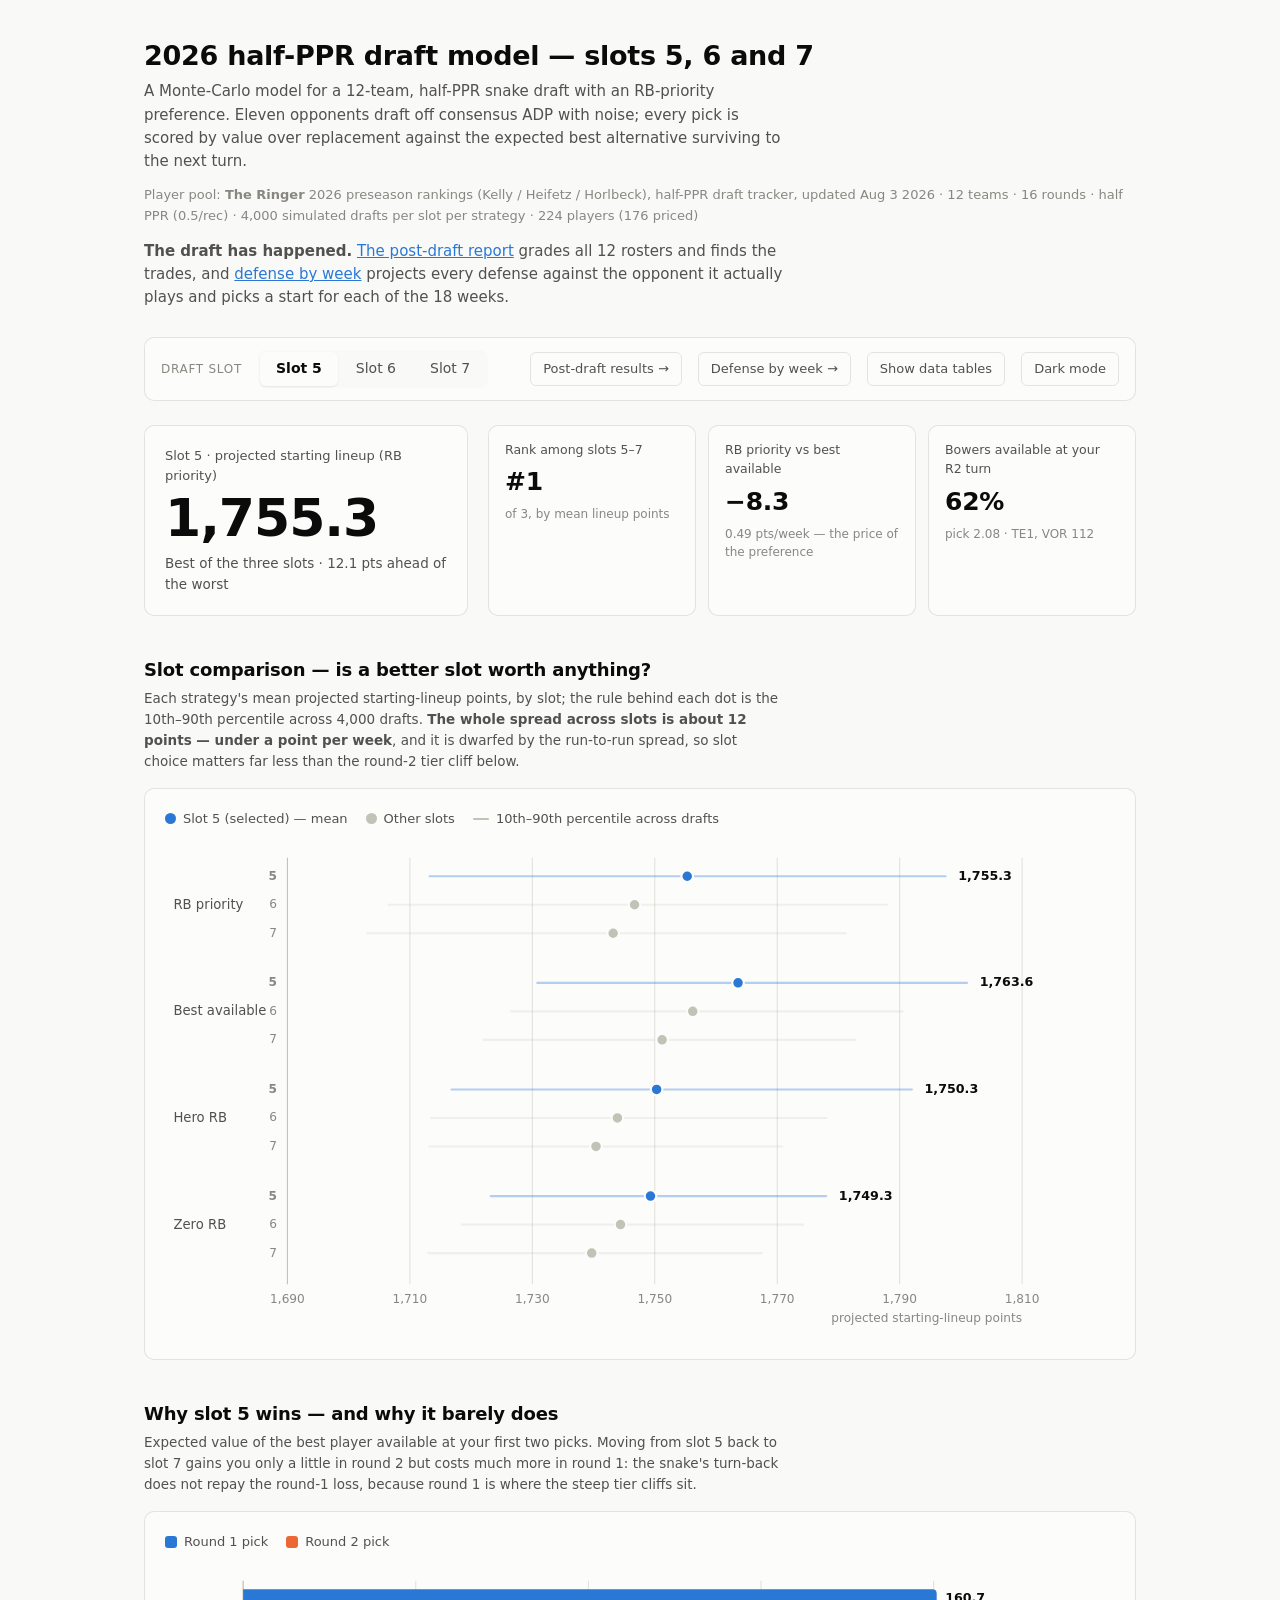
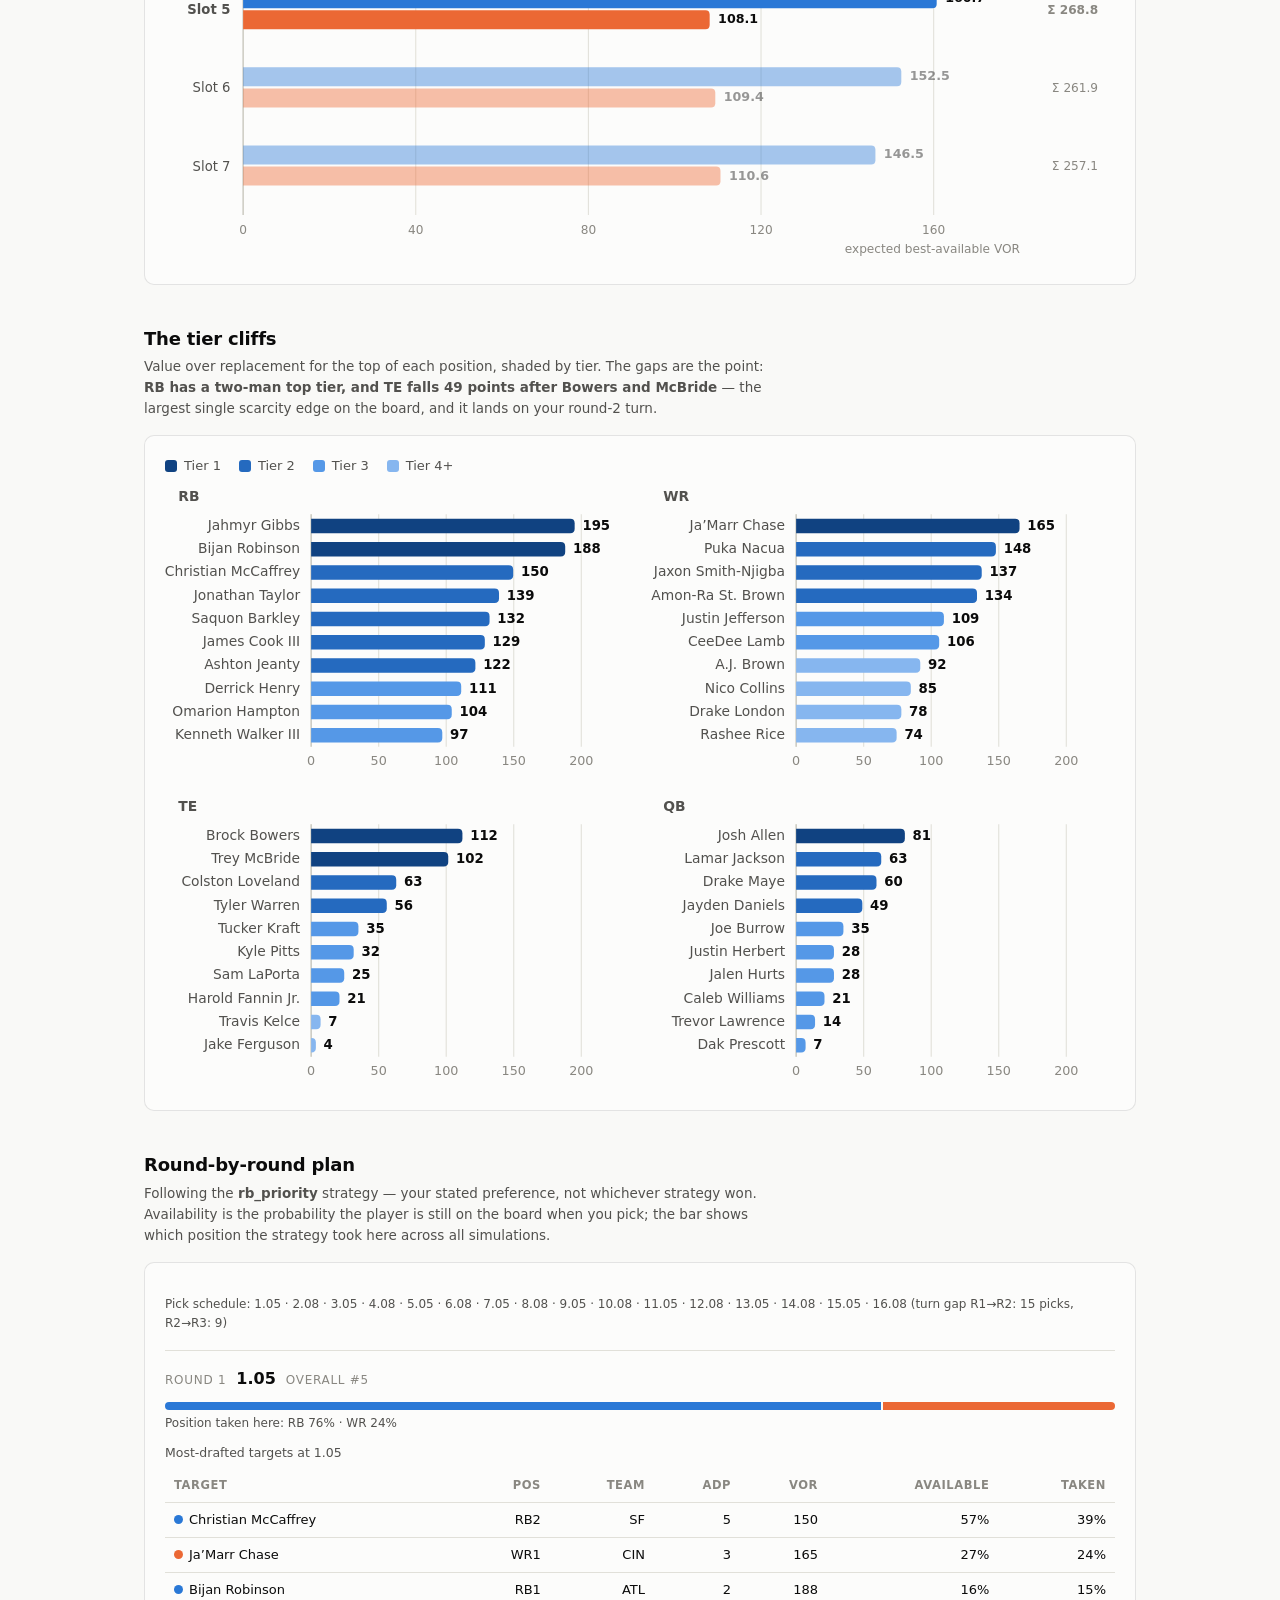
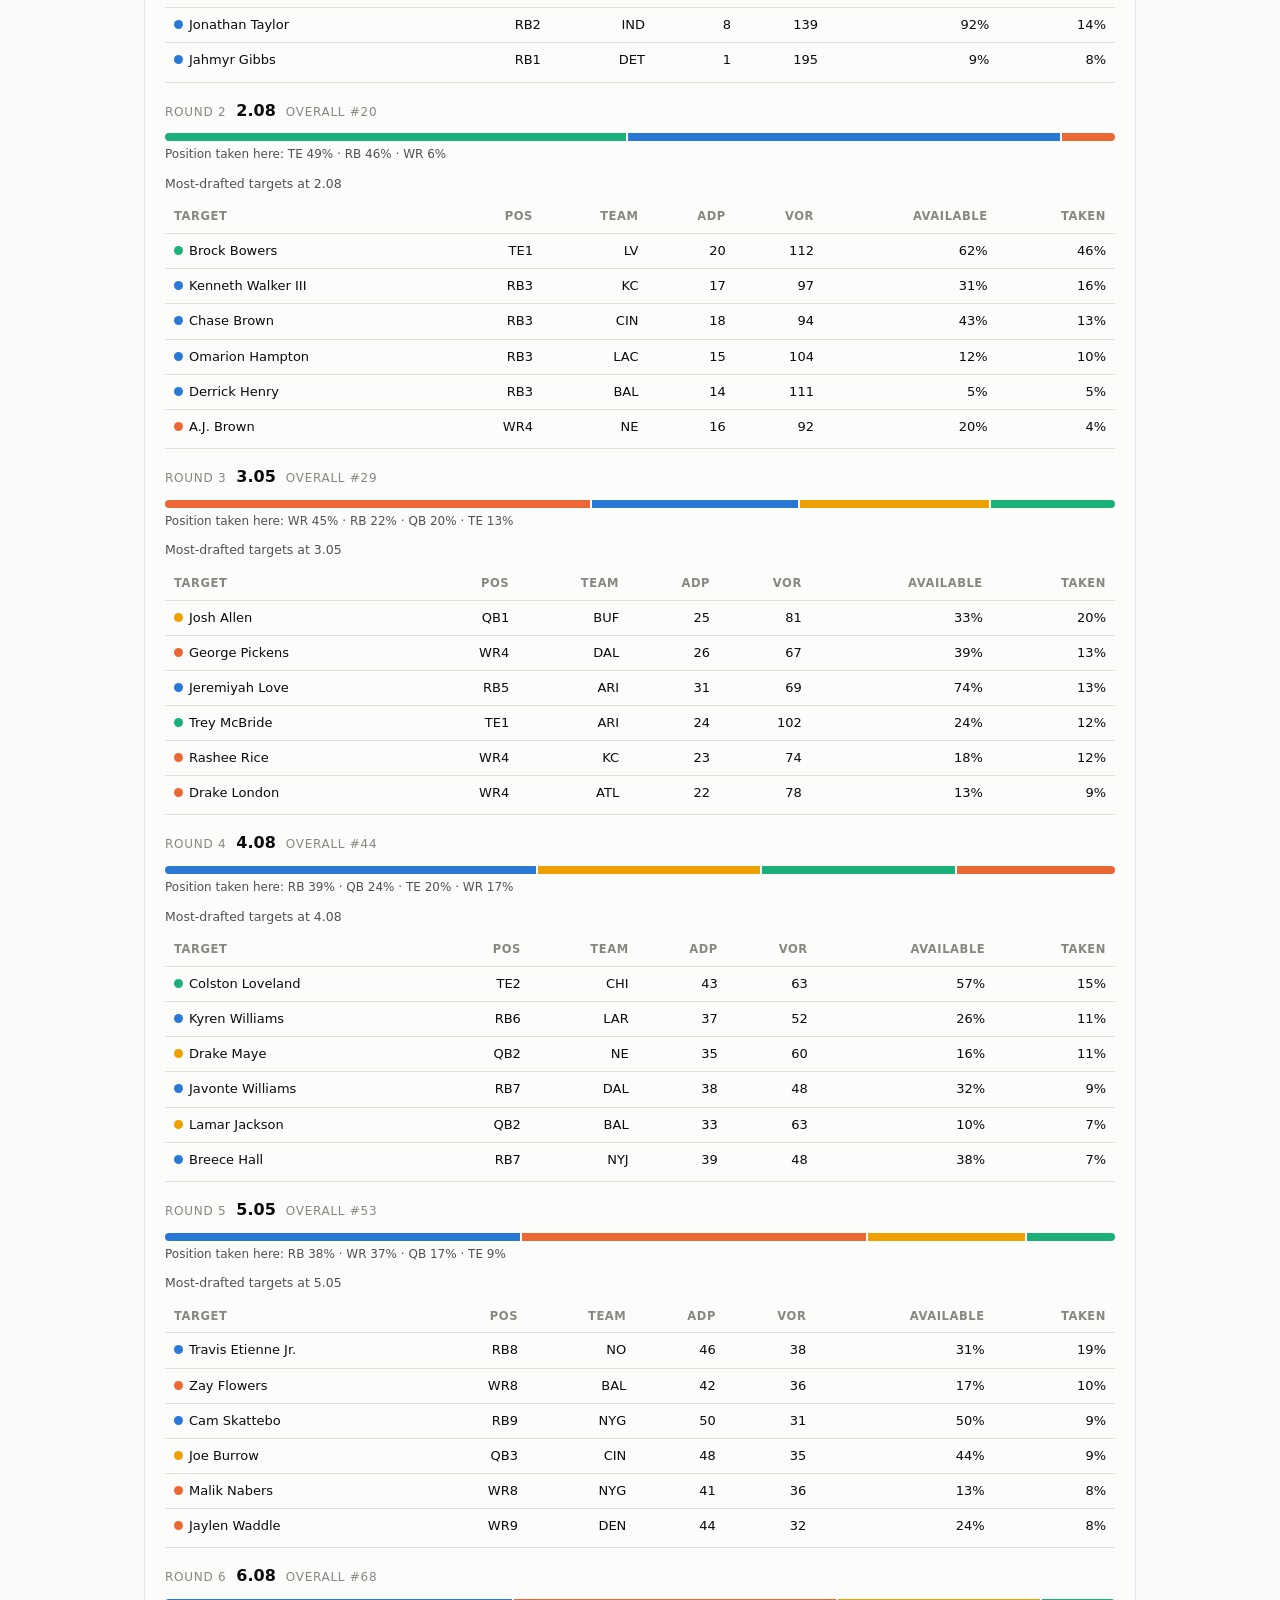
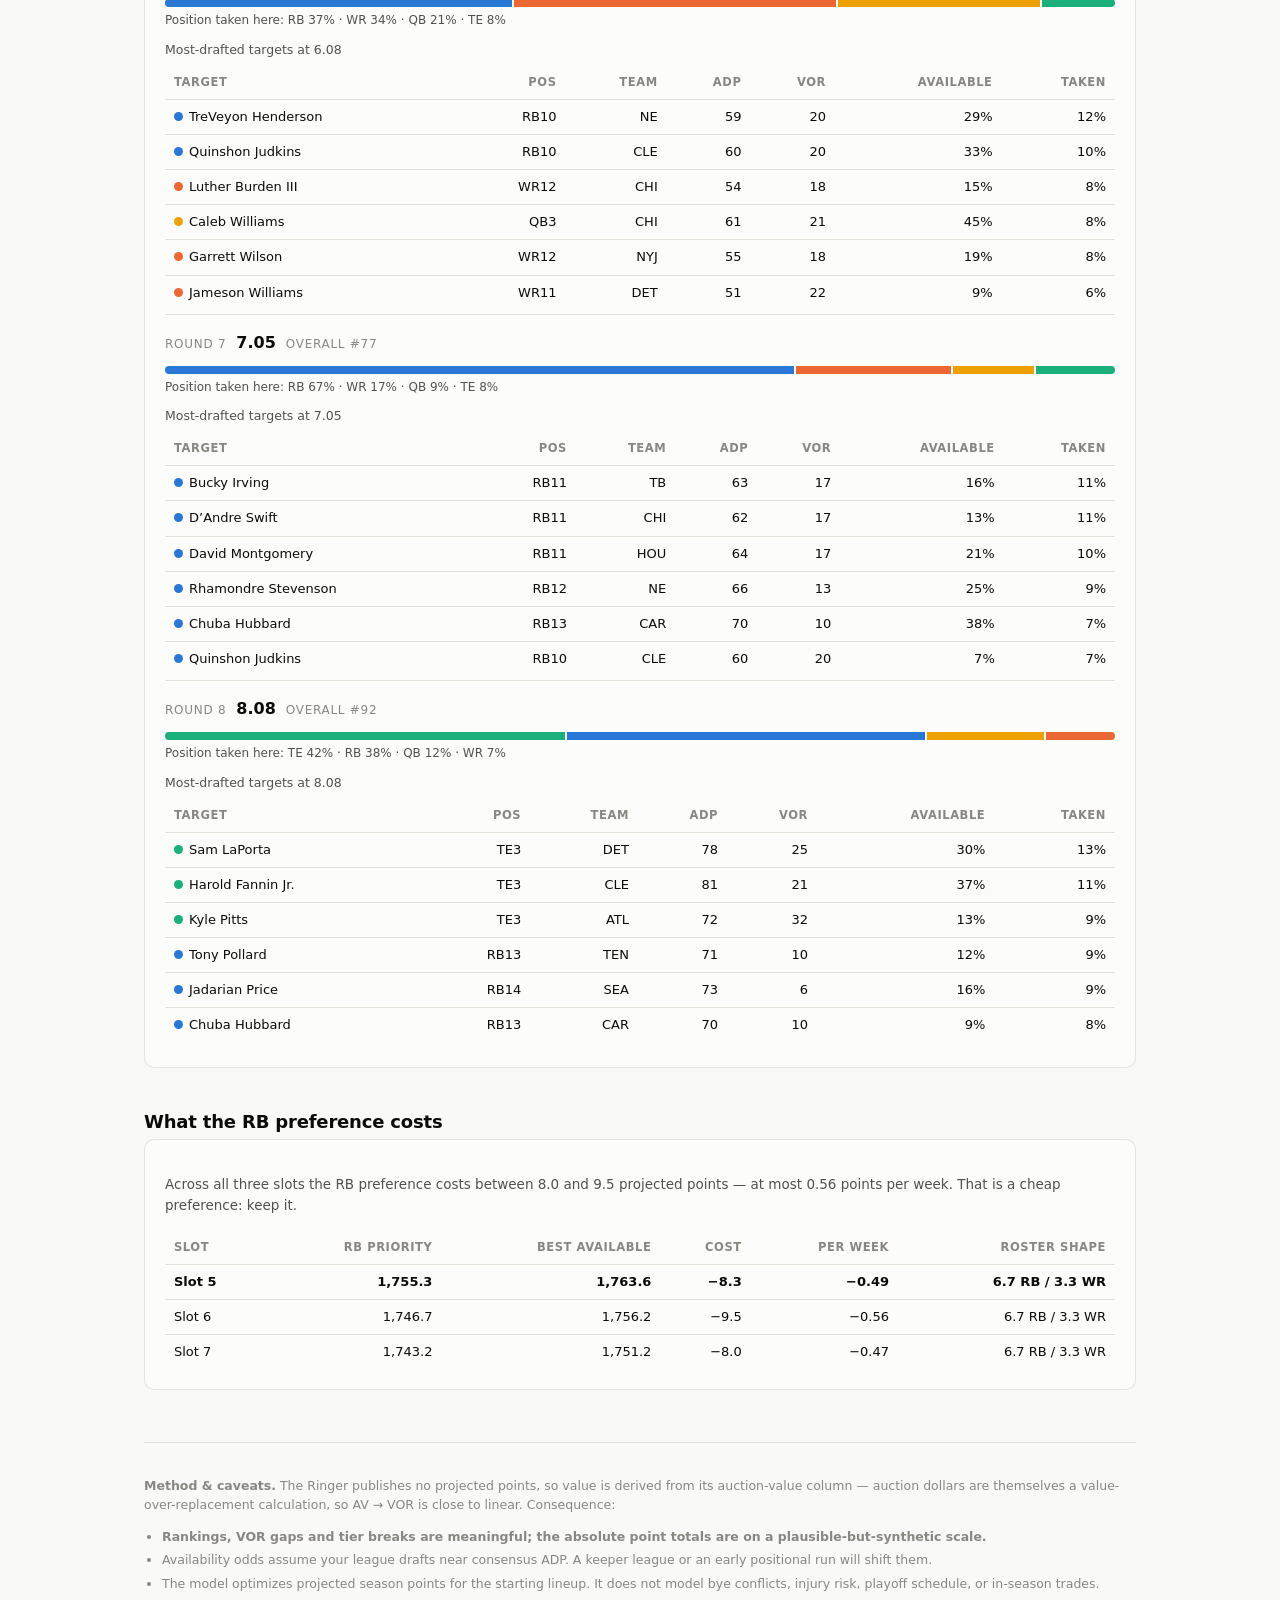
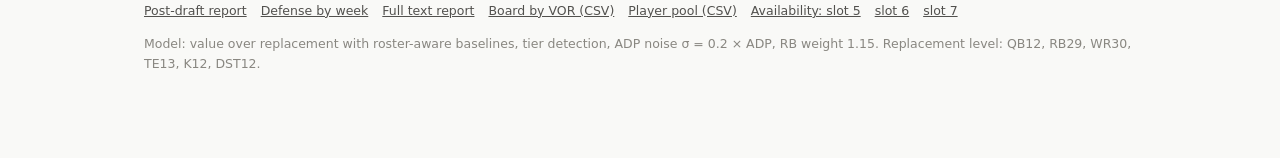
<file: docs/index.html>
<!doctype html>
<html lang="en">
<head>
<meta charset="utf-8">
<meta name="viewport" content="width=device-width, initial-scale=1">
<title>2026 Half-PPR Draft Model — Slots 5, 6, 7</title>
<meta name="description" content="Monte-Carlo draft model for a 12-team half-PPR league, comparing draft slots 5, 6 and 7 with an RB-priority strategy.">
<link rel="stylesheet" href="site.css">
</head>
<body>
<div class="wrap">

<header class="page">
  <h1>2026 half-PPR draft model — slots 5, 6 and 7</h1>
  <p class="sub">A Monte-Carlo model for a 12-team, half-PPR snake draft with an RB-priority
  preference. Eleven opponents draft off consensus ADP with noise; every pick is
  scored by value over replacement against the expected best alternative surviving
  to the next turn.</p>
  <p class="srcline">
    Player pool: <strong>The Ringer</strong> 2026 preseason rankings (Kelly / Heifetz / Horlbeck),
    half-PPR draft tracker, updated Aug 3 2026 · <span id="meta-line"></span>
  </p>
  <p class="sub" style="margin-top:14px"><strong>The draft has happened.</strong>
  <a href="results.html">The post-draft report</a> grades all 12 rosters and finds the
  trades, and <a href="defense.html">defense by week</a> projects every defense against
  the opponent it actually plays and picks a start for each of the 18 weeks.</p>
</header>

<div class="filters" role="group" aria-label="Draft slot filter">
  <span class="lbl" id="slot-lbl">Draft slot</span>
  <div class="segmented" id="slot-seg" role="group" aria-labelledby="slot-lbl"></div>
  <span class="spacer"></span>
  <a class="ghost" href="results.html" style="text-decoration:none">Post-draft results &rarr;</a>
  <a class="ghost" href="defense.html" style="text-decoration:none">Defense by week &rarr;</a>
  <button class="ghost" id="tv-toggle" aria-pressed="false">Show data tables</button>
  <button class="ghost" id="theme-toggle">Dark mode</button>
</div>

<section class="sect" id="verdict" style="margin-top:0">
  <div class="hero-row">
    <div class="card hero">
      <div class="label" id="hero-label">Slot 5 · projected starting lineup</div>
      <div class="value" id="hero-value">—</div>
      <div class="delta" id="hero-delta"></div>
    </div>
    <div class="kpis" id="kpis"></div>
  </div>
</section>

<section class="sect">
  <h2>Slot comparison — is a better slot worth anything?</h2>
  <p class="note">Each strategy's mean projected starting-lineup points, by slot; the
  rule behind each dot is the 10th–90th percentile across 4,000 drafts. <strong>The whole
  spread across slots is about 12 points — under a point per week</strong>, and it is
  dwarfed by the run-to-run spread, so slot choice matters far less than the round-2
  tier cliff below.</p>
  <div class="card">
    <ul class="legend" id="cmp-legend"></ul>
    <div id="cmp-chart"></div>
    <div class="tv" id="cmp-table" hidden></div>
  </div>
</section>

<section class="sect">
  <h2>Why slot 5 wins — and why it barely does</h2>
  <p class="note">Expected value of the best player available at your first two picks.
  Moving from slot 5 back to slot 7 gains you only a little in round 2 but costs
  much more in round 1: the snake's turn-back does not repay the round-1 loss,
  because round 1 is where the steep tier cliffs sit.</p>
  <div class="card">
    <ul class="legend" id="ev-legend"></ul>
    <div id="ev-chart"></div>
    <div class="tv" id="ev-table" hidden></div>
  </div>
</section>

<section class="sect">
  <h2>The tier cliffs</h2>
  <p class="note">Value over replacement for the top of each position, shaded by tier.
  The gaps are the point: <strong>RB has a two-man top tier, and TE falls 49 points
  after Bowers and McBride</strong> — the largest single scarcity edge on the board,
  and it lands on your round-2 turn.</p>
  <div class="card">
    <ul class="legend" id="tier-legend"></ul>
    <div id="tier-chart"></div>
    <div class="tv" id="tier-table" hidden></div>
  </div>
</section>

<section class="sect">
  <h2>Round-by-round plan</h2>
  <p class="note">Following the <strong>rb_priority</strong> strategy — your stated
  preference, not whichever strategy won. Availability is the probability the player is
  still on the board when you pick; the bar shows which position the strategy took here
  across all simulations.</p>
  <div class="card" id="plan"></div>
</section>

<section class="sect">
  <h2>What the RB preference costs</h2>
  <div class="card" id="rbcost"></div>
</section>

<footer class="page">
  <p><strong>Method &amp; caveats.</strong> The Ringer publishes no projected points, so
  value is derived from its auction-value column — auction dollars are themselves a
  value-over-replacement calculation, so AV&nbsp;→&nbsp;VOR is close to linear.
  Consequence:</p>
  <ul class="caveat">
    <li><strong>Rankings, VOR gaps and tier breaks are meaningful; the absolute point
    totals are on a plausible-but-synthetic scale.</strong></li>
    <li>Availability odds assume your league drafts near consensus ADP. A keeper league
    or an early positional run will shift them.</li>
    <li>The model optimizes projected season points for the starting lineup. It does not
    model bye conflicts, injury risk, playoff schedule, or in-season trades.</li>
  </ul>
  <div class="files">
    <a href="results.html">Post-draft report</a>
    <a href="defense.html">Defense by week</a>
    <a href="report.txt">Full text report</a>
    <a href="board_vor.csv">Board by VOR (CSV)</a>
    <a href="ringer_2026.csv">Player pool (CSV)</a>
    <a href="availability_slot5.csv">Availability: slot 5</a>
    <a href="availability_slot6.csv">slot 6</a>
    <a href="availability_slot7.csv">slot 7</a>
  </div>
  <p style="margin-top:14px" id="foot-meta"></p>
</footer>

</div>
<div class="tip" id="tip" role="status" aria-live="polite"></div>

<script>
const POS_COLOR = { RB: 'var(--series-1)', WR: 'var(--series-2)', TE: 'var(--series-3)', QB: 'var(--series-4)',
                    K: 'var(--deemph)', DST: 'var(--deemph)' };
const STRATS = ['rb_priority', 'bpa', 'hero_rb', 'zero_rb'];
const STRAT_LABEL = { rb_priority: 'RB priority', bpa: 'Best available', hero_rb: 'Hero RB', zero_rb: 'Zero RB' };
const SVGNS = 'http://www.w3.org/2000/svg';

let DATA = null, SLOT = '5', TABLES = false;

const $ = id => document.getElementById(id);
const fmt = (n, d = 0) => n.toLocaleString('en-US', { minimumFractionDigits: d, maximumFractionDigits: d });
const pct = x => Math.round(x * 100) + '%';

function el(tag, attrs = {}, text) {
  const n = document.createElementNS(SVGNS, tag);
  for (const k in attrs) n.setAttribute(k, attrs[k]);
  if (text != null) n.textContent = text;
  return n;
}
function h(tag, cls, text) {
  const n = document.createElement(tag);
  if (cls) n.className = cls;
  if (text != null) n.textContent = text;
  return n;
}

/* ---------- tooltip ---------- */
const tip = $('tip');
function showTip(evt, head, rows) {
  tip.replaceChildren();
  if (head) tip.appendChild(h('div', 't-head', head));
  for (const r of rows) {
    const row = h('div', 't-row');
    if (r.color) {
      const k = h('span', 't-key');
      k.style.background = r.color;
      row.appendChild(k);
    }
    row.appendChild(h('span', 't-val', r.value));
    row.appendChild(h('span', 't-name', r.name));
    tip.appendChild(row);
  }
  tip.style.opacity = '1';
  moveTip(evt);
}
function moveTip(evt) {
  const pad = 14, r = tip.getBoundingClientRect();
  let x = (evt.clientX ?? 0) + pad, y = (evt.clientY ?? 0) + pad;
  if (x + r.width > innerWidth - 8) x = (evt.clientX ?? 0) - r.width - pad;
  if (y + r.height > innerHeight - 8) y = (evt.clientY ?? 0) - r.height - pad;
  tip.style.left = Math.max(8, x) + 'px';
  tip.style.top = Math.max(8, y) + 'px';
}
function hideTip() { tip.style.opacity = '0'; }

function bindMark(node, head, rows) {
  const on = e => { node.classList.add('lifted'); showTip(e, head, rows); };
  node.addEventListener('pointerenter', on);
  node.addEventListener('pointermove', moveTip);
  node.addEventListener('pointerleave', () => { node.classList.remove('lifted'); hideTip(); });
  node.addEventListener('focus', e => {
    const b = node.getBoundingClientRect();
    on({ clientX: b.left + b.width / 2, clientY: b.top });
  });
  node.addEventListener('blur', () => { node.classList.remove('lifted'); hideTip(); });
  node.setAttribute('tabindex', '0');
}

/* ---------- header ---------- */
function renderMeta() {
  const m = DATA.meta;
  $('meta-line').textContent =
    `${m.teams} teams · ${m.rounds} rounds · ${m.scoring} · ${fmt(m.sims)} simulated drafts per slot per strategy · ` +
    `${m.pool_size} players (${m.priced_players} priced)`;
  $('foot-meta').textContent =
    `Model: value over replacement with roster-aware baselines, tier detection, ` +
    `ADP noise σ = ${m.adp_noise} × ADP, RB weight ${m.rb_weight}. ` +
    `Replacement level: ` +
    Object.entries(DATA.baselines).map(([p, b]) => `${b.rank}`).join(', ') + '.';
}

function renderSlotFilter() {
  const seg = $('slot-seg');
  seg.replaceChildren();
  for (const s of Object.keys(DATA.slots)) {
    const b = h('button', null, 'Slot ' + s);
    b.setAttribute('aria-pressed', String(s === SLOT));
    b.onclick = () => { SLOT = s; renderAll(); };
    seg.appendChild(b);
  }
}

/* ---------- hero + KPIs ---------- */
function renderVerdict() {
  const d = DATA.slots[SLOT], rb = d.strategies.rb_priority, bpa = d.strategies.bpa;
  const means = Object.entries(DATA.slots)
    .map(([s, v]) => [s, v.strategies.rb_priority.mean]).sort((a, b) => b[1] - a[1]);
  const best = means[0], rank = means.findIndex(m => m[0] === SLOT) + 1;

  $('hero-label').textContent = `Slot ${SLOT} · projected starting lineup (RB priority)`;
  $('hero-value').textContent = fmt(rb.mean, 1);
  const gap = rb.mean - best[1];
  $('hero-delta').textContent = rank === 1
    ? `Best of the three slots · ${fmt(rb.mean - means[means.length - 1][1], 1)} pts ahead of the worst`
    : `${fmt(gap, 1)} pts behind slot ${best[0]} · ${(Math.abs(gap) / 17).toFixed(2)} pts per week`;

  const bowers = (d.plan.find(p => p.round === 2)?.targets || [])
    .find(t => t.name.includes('Bowers'));
  const tiles = [
    { label: 'Rank among slots 5–7', value: `#${rank}`, foot: `of ${means.length}, by mean lineup points` },
    { label: 'RB priority vs best available', value: `${rb.mean - bpa.mean >= 0 ? '+' : '−'}${fmt(Math.abs(rb.mean - bpa.mean), 1)}`,
      foot: `${(Math.abs(rb.mean - bpa.mean) / 17).toFixed(2)} pts/week — the price of the preference` },
    bowers
      ? { label: 'Bowers available at your R2 turn', value: pct(bowers.p_avail), foot: `pick ${d.plan.find(p => p.round === 2).pick} · TE1, VOR ${fmt(bowers.vor)}` }
      : { label: 'Round 1 → 2 turn gap', value: d.turn_gaps.r1_r2, foot: 'picks between your turns' },
  ];
  const box = $('kpis');
  box.replaceChildren();
  for (const t of tiles) {
    const c = h('div', 'tile');
    c.appendChild(h('div', 'label', t.label));
    c.appendChild(h('div', 'value', String(t.value)));
    c.appendChild(h('div', 'foot', t.foot));
    box.appendChild(c);
  }
}

/* ---------- chart 1: dot plot, strategy × slot ----------
   A dot plot, not bars: the interesting range (1,740–1,765) is far from zero, and
   bars drawn from a truncated baseline would exaggerate a 12-point spread into a
   visual landslide — the opposite of what this chart says. Dots encode position
   only, so a non-zero axis is honest. The p10–p90 rule behind each dot shows the
   run-to-run spread, which dwarfs the between-slot difference.                  */
function renderCompare() {
  const slots = Object.keys(DATA.slots);
  const W = 900, padL = 116, padR = 88, padT = 14, rowH = 27, groupPad = 20;
  const padB = 52;
  const H = padT + STRATS.length * (slots.length * rowH + groupPad) + padB;
  const lows = STRATS.flatMap(s => slots.map(sl => DATA.slots[sl].strategies[s].p10));
  const highs = STRATS.flatMap(s => slots.map(sl => DATA.slots[sl].strategies[s].p90));
  const lo = Math.floor((Math.min(...lows) - 8) / 10) * 10, hi = Math.ceil((Math.max(...highs) + 8) / 10) * 10;
  const x = v => padL + ((v - lo) / (hi - lo)) * (W - padL - padR);

  const svg = el('svg', { viewBox: `0 0 ${W} ${H}`, role: 'img',
    'aria-label': 'Mean projected lineup points by strategy and draft slot, with 10th-to-90th percentile range' });

  for (let t = lo; t <= hi; t += 20) {
    svg.appendChild(el('line', { class: 'gridline', x1: x(t), x2: x(t), y1: padT, y2: H - padB }));
    svg.appendChild(el('text', { class: 'tick', x: x(t), y: H - padB + 18, 'text-anchor': 'middle' }, fmt(t)));
  }
  svg.appendChild(el('text', { class: 'tick', x: W - padR, y: H - padB + 36, 'text-anchor': 'end' },
    'projected starting-lineup points'));
  svg.appendChild(el('line', { class: 'baseline', x1: padL, x2: padL, y1: padT, y2: H - padB }));

  let y = padT + 4;
  STRATS.forEach(strat => {
    svg.appendChild(el('text', { class: 'cat', x: 8, y: y + (slots.length * rowH) / 2,
      'dominant-baseline': 'middle' }, STRAT_LABEL[strat]));
    slots.forEach(sl => {
      const st = DATA.slots[sl].strategies[strat];
      const isSel = sl === SLOT;
      const col = isSel ? POS_COLOR.RB : 'var(--deemph)';
      const cy = y + rowH / 2;
      svg.appendChild(el('text', { class: 'tick', x: padL - 10, y: cy,
        'text-anchor': 'end', 'dominant-baseline': 'middle',
        'font-weight': isSel ? 600 : 400 }, sl));
      // p10–p90 rule: run-to-run spread, recessive
      svg.appendChild(el('line', { x1: x(st.p10), x2: x(st.p90), y1: cy, y2: cy,
        stroke: col, 'stroke-width': 2, 'stroke-linecap': 'round',
        opacity: isSel ? 0.34 : 0.22 }));
      const g = el('g', { class: 'mark' });
      // 2px surface ring keeps the dot legible where it crosses the rule
      g.appendChild(el('circle', { cx: x(st.mean), cy, r: 5.5,
        fill: col, stroke: 'var(--surface-1)', 'stroke-width': 2 }));
      svg.appendChild(g);
      if (isSel) {
        svg.appendChild(el('text', { class: 'vlabel', x: x(st.p90) + 12, y: cy,
          'dominant-baseline': 'middle' }, fmt(st.mean, 1)));
      }
      const hit = el('rect', { class: 'hit', x: padL, y, width: W - padL - padR, height: rowH });
      bindMark(hit, `${STRAT_LABEL[strat]} · slot ${sl}`, [
        { color: col, value: fmt(st.mean, 1), name: 'mean' },
        { value: `${fmt(st.p10, 1)} – ${fmt(st.p90, 1)}`, name: '10th–90th pct' },
        { value: `${st.rb} RB / ${st.wr} WR`, name: 'roster shape' },
      ]);
      svg.appendChild(hit);
      y += rowH;
    });
    y += groupPad;
  });

  const box = $('cmp-chart');
  box.replaceChildren(svg);

  const lg = $('cmp-legend');
  lg.replaceChildren();
  lg.appendChild(legendItem('dot', POS_COLOR.RB, `Slot ${SLOT} (selected) — mean`));
  lg.appendChild(legendItem('dot', 'var(--deemph)', 'Other slots'));
  lg.appendChild(legendItem('line', 'var(--axis)', '10th–90th percentile across drafts'));

  buildTable($('cmp-table'),
    'Mean projected starting-lineup points by strategy and slot (10th–90th percentile in parentheses)',
    ['Strategy', ...slots.map(s => 'Slot ' + s), 'Spread across slots'],
    STRATS.map(s => {
      const row = slots.map(sl => {
        const st = DATA.slots[sl].strategies[s];
        return `${fmt(st.mean, 1)}  (${fmt(st.p10, 1)}–${fmt(st.p90, 1)})`;
      });
      const ms = slots.map(sl => DATA.slots[sl].strategies[s].mean);
      return [STRAT_LABEL[s], ...row, fmt(Math.max(...ms) - Math.min(...ms), 1)];
    }));
}

function roundedRightBar(x, y, w, hgt, r) {
  const rr = Math.min(r, w);
  return `M${x},${y} H${x + w - rr} Q${x + w},${y} ${x + w},${y + rr} V${y + hgt - rr} Q${x + w},${y + hgt} ${x + w - rr},${y + hgt} H${x} Z`;
}

function legendItem(kind, color, label) {
  const li = document.createElement('li');
  const k = h('span', kind === 'line' ? 'key-line' : kind === 'dot' ? 'key-dot' : 'key-rect');
  k.style.background = color;
  li.appendChild(k);
  li.appendChild(document.createTextNode(label));
  return li;
}

/* ---------- chart 2: EV of picks 1 and 2, by slot ---------- */
function renderEV() {
  const slots = Object.keys(DATA.slots);
  const W = 900, padL = 74, padR = 90, padT = 14, padB = 46;
  const bandH = 74, H = padT + slots.length * bandH + padB;
  const maxV = Math.ceil(Math.max(...slots.flatMap(s => [DATA.slots[s].ev.r1, DATA.slots[s].ev.r2])) / 20) * 20;
  const x = v => padL + (v / maxV) * (W - padL - padR);

  const svg = el('svg', { viewBox: `0 0 ${W} ${H}`, role: 'img',
    'aria-label': 'Expected best-available value over replacement at picks 1 and 2, by slot' });
  for (let t = 0; t <= maxV; t += 40) {
    svg.appendChild(el('line', { class: 'gridline', x1: x(t), x2: x(t), y1: padT, y2: H - padB }));
    svg.appendChild(el('text', { class: 'tick', x: x(t), y: H - padB + 18, 'text-anchor': 'middle' }, fmt(t)));
  }
  svg.appendChild(el('text', { class: 'tick', x: W - padR, y: H - padB + 36, 'text-anchor': 'end' },
    'expected best-available VOR'));
  svg.appendChild(el('line', { class: 'baseline', x1: padL, x2: padL, y1: padT, y2: H - padB }));

  slots.forEach((sl, i) => {
    const d = DATA.slots[sl], barH = 18, gap = 2;
    const top = padT + i * bandH + 8;
    svg.appendChild(el('text', { class: 'cat', x: padL - 12, y: top + barH + gap,
      'text-anchor': 'end', 'dominant-baseline': 'middle',
      'font-weight': sl === SLOT ? 600 : 400 }, 'Slot ' + sl));
    [['r1', 'Round 1', POS_COLOR.RB], ['r2', 'Round 2', POS_COLOR.WR]].forEach(([k, name, col], j) => {
      const v = d.ev[k];
      const yy = top + j * (barH + gap);
      const bw = Math.max(2, x(v) - padL);
      const dim = sl === SLOT ? 1 : 0.42;
      const g = el('g', { class: 'mark', opacity: dim });
      g.appendChild(el('path', { d: roundedRightBar(padL, yy, bw, barH, 4), fill: col }));
      svg.appendChild(g);
      svg.appendChild(el('text', { class: 'vlabel', x: padL + bw + 8, y: yy + barH / 2,
        'dominant-baseline': 'middle', opacity: dim }, fmt(v, 1)));
      const hit = el('rect', { class: 'hit', x: padL, y: yy - 1, width: W - padL - padR, height: barH + 2 });
      bindMark(hit, `Slot ${sl} · ${name} (pick ${d.picks[j].label})`, [
        { color: col, value: fmt(v, 1), name: 'expected best-available VOR' },
      ]);
      svg.appendChild(hit);
    });
    const tot = d.ev.r1 + d.ev.r2;
    svg.appendChild(el('text', { class: 'tick', x: W - padR + 74, y: top + barH + gap,
      'text-anchor': 'end', 'dominant-baseline': 'middle',
      'font-weight': sl === SLOT ? 600 : 400, fill: 'var(--text-secondary)' }, 'Σ ' + fmt(tot, 1)));
  });

  $('ev-chart').replaceChildren(svg);
  const lg = $('ev-legend');
  lg.replaceChildren();
  lg.appendChild(legendItem('rect', POS_COLOR.RB, 'Round 1 pick'));
  lg.appendChild(legendItem('rect', POS_COLOR.WR, 'Round 2 pick'));

  buildTable($('ev-table'), 'Expected best-available VOR at your first two picks',
    ['Slot', 'R1 pick', 'R1 EV', 'R2 pick', 'R2 EV', 'Total'],
    slots.map(s => {
      const d = DATA.slots[s];
      return ['Slot ' + s, d.picks[0].label, fmt(d.ev.r1, 1), d.picks[1].label,
              fmt(d.ev.r2, 1), fmt(d.ev.r1 + d.ev.r2, 1)];
    }));
}

/* ---------- chart 3: tier cliffs, small multiples ---------- */
function renderTiers() {
  const positions = ['RB', 'WR', 'TE', 'QB'];
  const box = $('tier-chart');
  box.replaceChildren();
  const grid = h('div');
  grid.style.display = 'grid';
  grid.style.gridTemplateColumns = 'repeat(auto-fit, minmax(400px, 1fr))';
  grid.style.gap = '20px';

  const allV = positions.flatMap(p => DATA.tiers[p].map(x => x.vor));
  const maxV = Math.ceil(Math.max(...allV) / 25) * 25;

  for (const pos of positions) {
    const rows = DATA.tiers[pos].slice(0, 10);
    const W = 420, padL = 132, padR = 44, padT = 22, padB = 30, rowH = 21;
    const H = padT + rows.length * rowH + padB;
    const x = v => padL + (Math.max(0, v) / maxV) * (W - padL - padR);

    const svg = el('svg', { viewBox: `0 0 ${W} ${H}`, role: 'img',
      'aria-label': `${pos} value over replacement by tier` });
    svg.appendChild(el('text', { class: 'cat', x: padL - 120, y: 10, 'font-weight': 600,
      fill: 'var(--text-primary)' }, pos));
    for (let t = 0; t <= maxV; t += 50) {
      svg.appendChild(el('line', { class: 'gridline', x1: x(t), x2: x(t), y1: padT, y2: H - padB }));
      svg.appendChild(el('text', { class: 'tick', x: x(t), y: H - padB + 16, 'text-anchor': 'middle' }, fmt(t)));
    }
    svg.appendChild(el('line', { class: 'baseline', x1: padL, x2: padL, y1: padT, y2: H - padB }));

    rows.forEach((p, i) => {
      const barH = 13, yy = padT + i * rowH + (rowH - barH) / 2;
      const bw = Math.max(2, x(p.vor) - padL);
      const col = `var(--tier-${Math.min(4, p.tier)})`;
      svg.appendChild(el('text', { class: 'cat', x: padL - 10, y: yy + barH / 2,
        'text-anchor': 'end', 'dominant-baseline': 'middle', 'font-size': 11.5 }, p.name));
      const g = el('g', { class: 'mark' });
      g.appendChild(el('path', { d: roundedRightBar(padL, yy, bw, barH, 4), fill: col }));
      svg.appendChild(g);
      // direct label required: light-mode relief rule for sub-3:1 fills
      svg.appendChild(el('text', { class: 'vlabel', x: padL + bw + 7, y: yy + barH / 2,
        'dominant-baseline': 'middle', 'font-size': 11 }, fmt(p.vor)));
      const hit = el('rect', { class: 'hit', x: padL - 4, y: padT + i * rowH, width: W - padL - padR + 4, height: rowH });
      bindMark(hit, `${p.name} · ${p.pos}${p.tier} · ${p.team}`, [
        { color: col, value: fmt(p.vor, 1), name: 'value over replacement' },
        { value: fmt(p.adp, 0), name: 'ADP' },
        { value: '$' + p.av, name: 'auction value' },
      ]);
      svg.appendChild(hit);
    });
    const card = h('div');
    card.appendChild(svg);
    grid.appendChild(card);
  }
  box.appendChild(grid);

  const lg = $('tier-legend');
  lg.replaceChildren();
  [1, 2, 3, 4].forEach(t => lg.appendChild(legendItem('rect', `var(--tier-${t})`, 'Tier ' + t + (t === 4 ? '+' : ''))));

  const rows = [];
  for (const pos of positions) {
    for (const p of DATA.tiers[pos].slice(0, 10)) {
      rows.push([p.name, `${p.pos}${p.tier}`, p.team, fmt(p.adp, 0), '$' + p.av, fmt(p.vor, 1)]);
    }
  }
  buildTable($('tier-table'), 'Top of each position by value over replacement',
    ['Player', 'Pos / tier', 'Team', 'ADP', 'AV', 'VOR'], rows);
}

/* ---------- plan ---------- */
function renderPlan() {
  const d = DATA.slots[SLOT];
  const box = $('plan');
  box.replaceChildren();

  const sched = h('p', 'mixnote');
  sched.style.marginBottom = '18px';
  sched.textContent = 'Pick schedule: ' + d.picks.map(p => p.label).join('  ·  ') +
    `   (turn gap R1→R2: ${d.turn_gaps.r1_r2} picks, R2→R3: ${d.turn_gaps.r2_r3})`;
  box.appendChild(sched);

  for (const pk of d.plan) {
    const sec = h('div', 'plan-pick');
    const head = h('div', 'plan-head');
    head.appendChild(h('span', 'rd', 'Round ' + pk.round));
    head.appendChild(h('span', 'pk', pk.pick));
    head.appendChild(h('span', 'rd', 'overall #' + pk.overall));
    sec.appendChild(head);

    const bar = h('div', 'mixbar');
    for (const m of pk.mix) {
      const s = h('span');
      s.style.width = (m.share * 100) + '%';
      s.style.background = POS_COLOR[m.pos] || 'var(--deemph)';
      bar.appendChild(s);
    }
    sec.appendChild(bar);
    const note = h('div', 'mixnote');
    note.textContent = 'Position taken here: ' + pk.mix.map(m => `${m.pos} ${pct(m.share)}`).join('  ·  ');
    sec.appendChild(note);

    const tbl = document.createElement('table');
    const cap = document.createElement('caption');
    cap.textContent = `Most-drafted targets at ${pk.pick}`;
    tbl.appendChild(cap);
    const thead = document.createElement('thead');
    const trh = document.createElement('tr');
    for (const c of ['Target', 'Pos', 'Team', 'ADP', 'VOR', 'Available', 'Taken']) {
      const th = document.createElement('th');
      th.textContent = c;
      trh.appendChild(th);
    }
    thead.appendChild(trh);
    tbl.appendChild(thead);
    const tb = document.createElement('tbody');
    for (const t of pk.targets) {
      const tr = document.createElement('tr');
      const td0 = document.createElement('td');
      const dot = h('span', 'pos-dot');
      dot.style.background = POS_COLOR[t.pos] || 'var(--deemph)';
      td0.appendChild(dot);
      td0.appendChild(document.createTextNode(t.name));
      tr.appendChild(td0);
      for (const v of [`${t.pos}${t.tier}`, t.team, fmt(t.adp, 0), fmt(t.vor, 0), pct(t.p_avail), pct(t.p_take)]) {
        const td = document.createElement('td');
        td.textContent = v;
        tr.appendChild(td);
      }
      tb.appendChild(tr);
    }
    tbl.appendChild(tb);
    sec.appendChild(tbl);
    box.appendChild(sec);
  }
}

/* ---------- RB cost ---------- */
function renderRBCost() {
  const box = $('rbcost');
  box.replaceChildren();
  const slots = Object.keys(DATA.slots);
  const rows = slots.map(s => {
    const st = DATA.slots[s].strategies;
    const diff = st.rb_priority.mean - st.bpa.mean;
    return [s, diff, st.rb_priority, st.bpa];
  });
  const worst = Math.max(...rows.map(r => Math.abs(r[1])));

  const p = h('p', 'mixnote');
  p.style.fontSize = '13.5px';
  p.style.marginBottom = '16px';
  p.textContent = worst < 15
    ? `Across all three slots the RB preference costs between ` +
      `${fmt(Math.min(...rows.map(r => Math.abs(r[1]))), 1)} and ${fmt(worst, 1)} projected points ` +
      `— at most ${(worst / 17).toFixed(2)} points per week. That is a cheap preference: keep it.`
    : `The RB preference costs up to ${fmt(worst, 1)} points. Consider lowering the RB weight.`;
  box.appendChild(p);

  const tbl = document.createElement('table');
  const thead = document.createElement('thead');
  const trh = document.createElement('tr');
  for (const c of ['Slot', 'RB priority', 'Best available', 'Cost', 'Per week', 'Roster shape']) {
    const th = document.createElement('th');
    th.textContent = c;
    trh.appendChild(th);
  }
  thead.appendChild(trh);
  tbl.appendChild(thead);
  const tb = document.createElement('tbody');
  for (const [s, diff, rb, bpa] of rows) {
    const tr = document.createElement('tr');
    if (s === SLOT) tr.style.fontWeight = '600';
    const cells = ['Slot ' + s, fmt(rb.mean, 1), fmt(bpa.mean, 1),
      (diff >= 0 ? '+' : '−') + fmt(Math.abs(diff), 1),
      (diff >= 0 ? '+' : '−') + (Math.abs(diff) / 17).toFixed(2),
      `${rb.rb} RB / ${rb.wr} WR`];
    cells.forEach((v, i) => {
      const td = document.createElement('td');
      td.textContent = v;
      if (i === 3 && diff >= 0) td.style.color = 'var(--good)';
      tr.appendChild(td);
    });
    tb.appendChild(tr);
  }
  tbl.appendChild(tb);
  box.appendChild(tbl);
}

/* ---------- table-view twins ---------- */
function buildTable(host, caption, headers, rows) {
  host.replaceChildren();
  const tbl = document.createElement('table');
  tbl.style.marginTop = '18px';
  const cap = document.createElement('caption');
  cap.textContent = caption;
  tbl.appendChild(cap);
  const thead = document.createElement('thead');
  const trh = document.createElement('tr');
  for (const c of headers) {
    const th = document.createElement('th');
    th.textContent = c;
    trh.appendChild(th);
  }
  thead.appendChild(trh);
  tbl.appendChild(thead);
  const tb = document.createElement('tbody');
  for (const r of rows) {
    const tr = document.createElement('tr');
    for (const c of r) {
      const td = document.createElement('td');
      td.textContent = c;
      tr.appendChild(td);
    }
    tb.appendChild(tr);
  }
  tbl.appendChild(tb);
  host.appendChild(tbl);
}

function applyTableToggle() {
  for (const id of ['cmp-table', 'ev-table', 'tier-table']) $(id).hidden = !TABLES;
  const b = $('tv-toggle');
  b.setAttribute('aria-pressed', String(TABLES));
  b.textContent = TABLES ? 'Hide data tables' : 'Show data tables';
}

function renderAll() {
  renderSlotFilter();
  renderVerdict();
  renderCompare();
  renderEV();
  renderTiers();
  renderPlan();
  renderRBCost();
  applyTableToggle();
}

$('tv-toggle').onclick = () => { TABLES = !TABLES; applyTableToggle(); };
$('theme-toggle').onclick = () => {
  const dark = document.documentElement.getAttribute('data-theme') === 'dark'
    || (!document.documentElement.hasAttribute('data-theme')
        && matchMedia('(prefers-color-scheme: dark)').matches);
  document.documentElement.setAttribute('data-theme', dark ? 'light' : 'dark');
  $('theme-toggle').textContent = dark ? 'Dark mode' : 'Light mode';
  renderAll();
};

fetch('data.json')
  .then(r => r.json())
  .then(d => {
    DATA = d;
    SLOT = Object.keys(d.slots)[0];
    renderMeta();
    renderAll();
  })
  .catch(e => {
    document.querySelector('.wrap').appendChild(
      h('p', null, 'Could not load data.json: ' + e.message));
  });
</script>
</body>
</html>
</file>
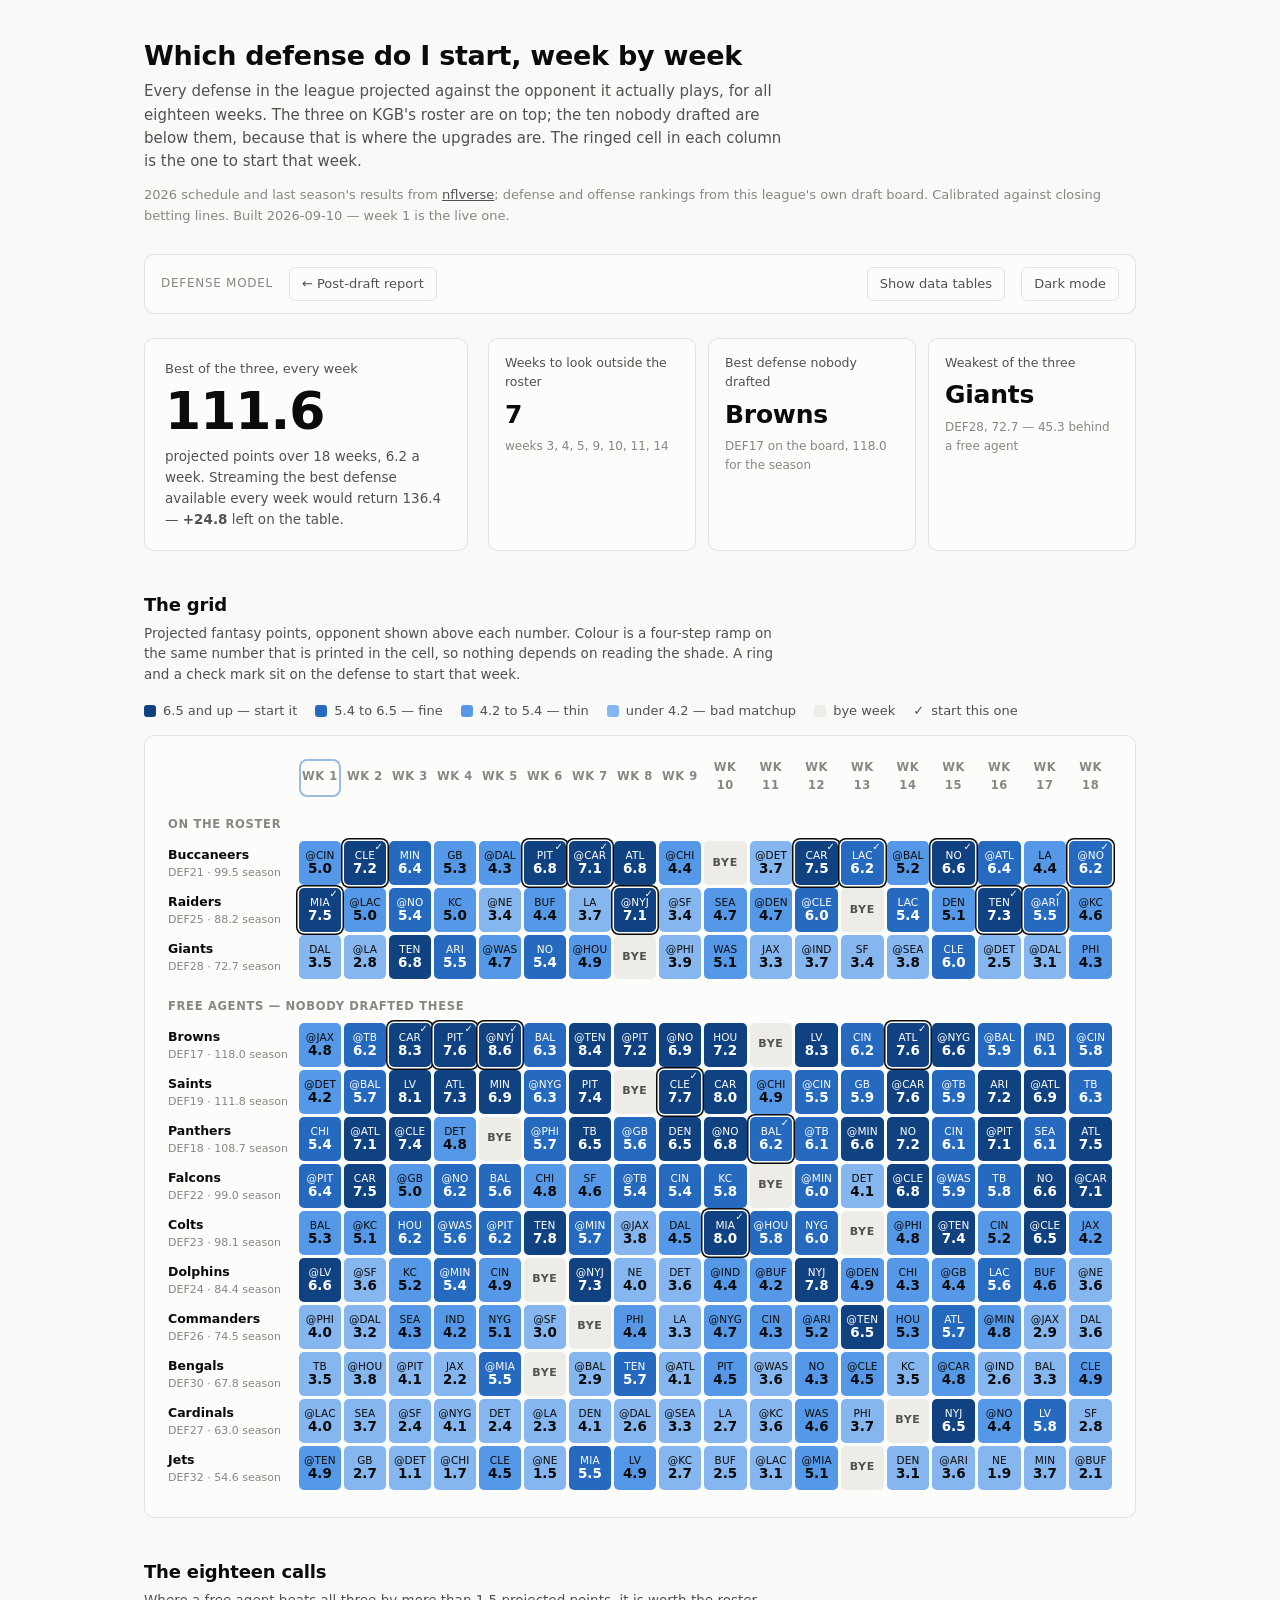
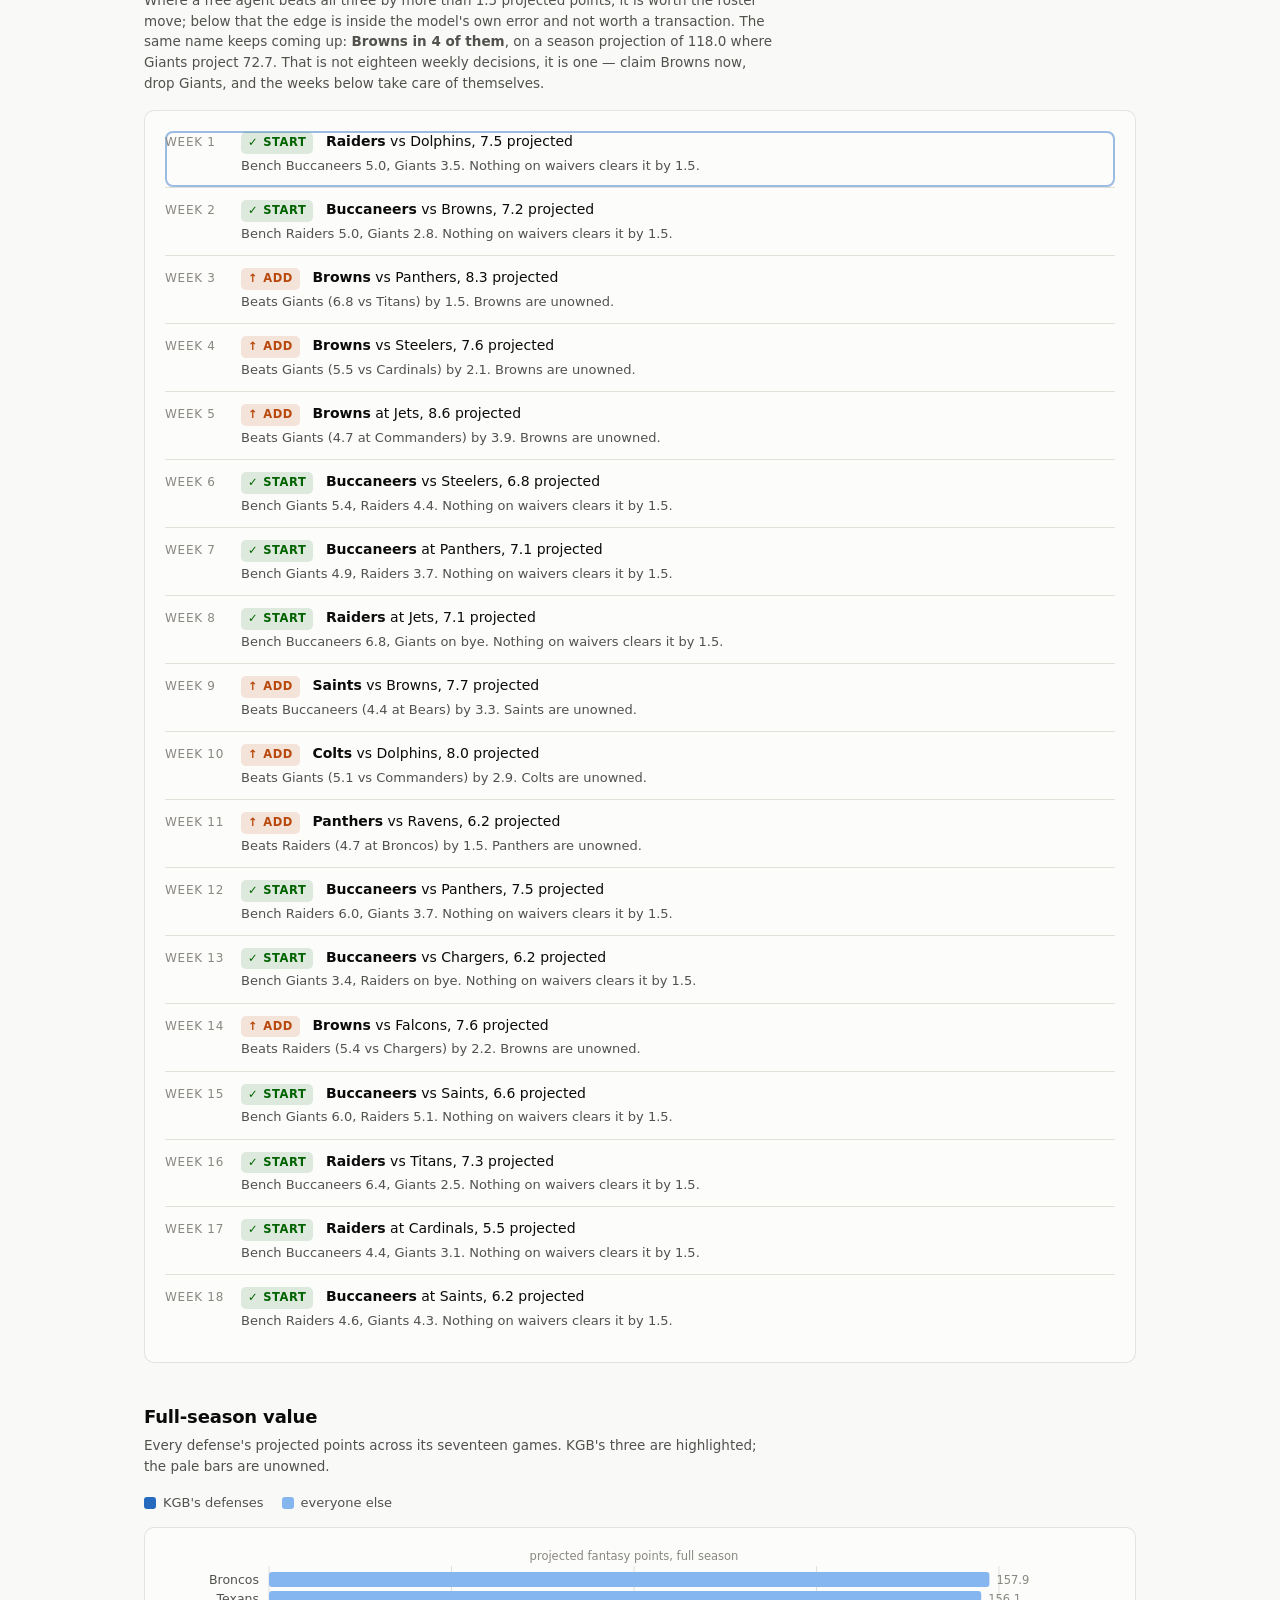
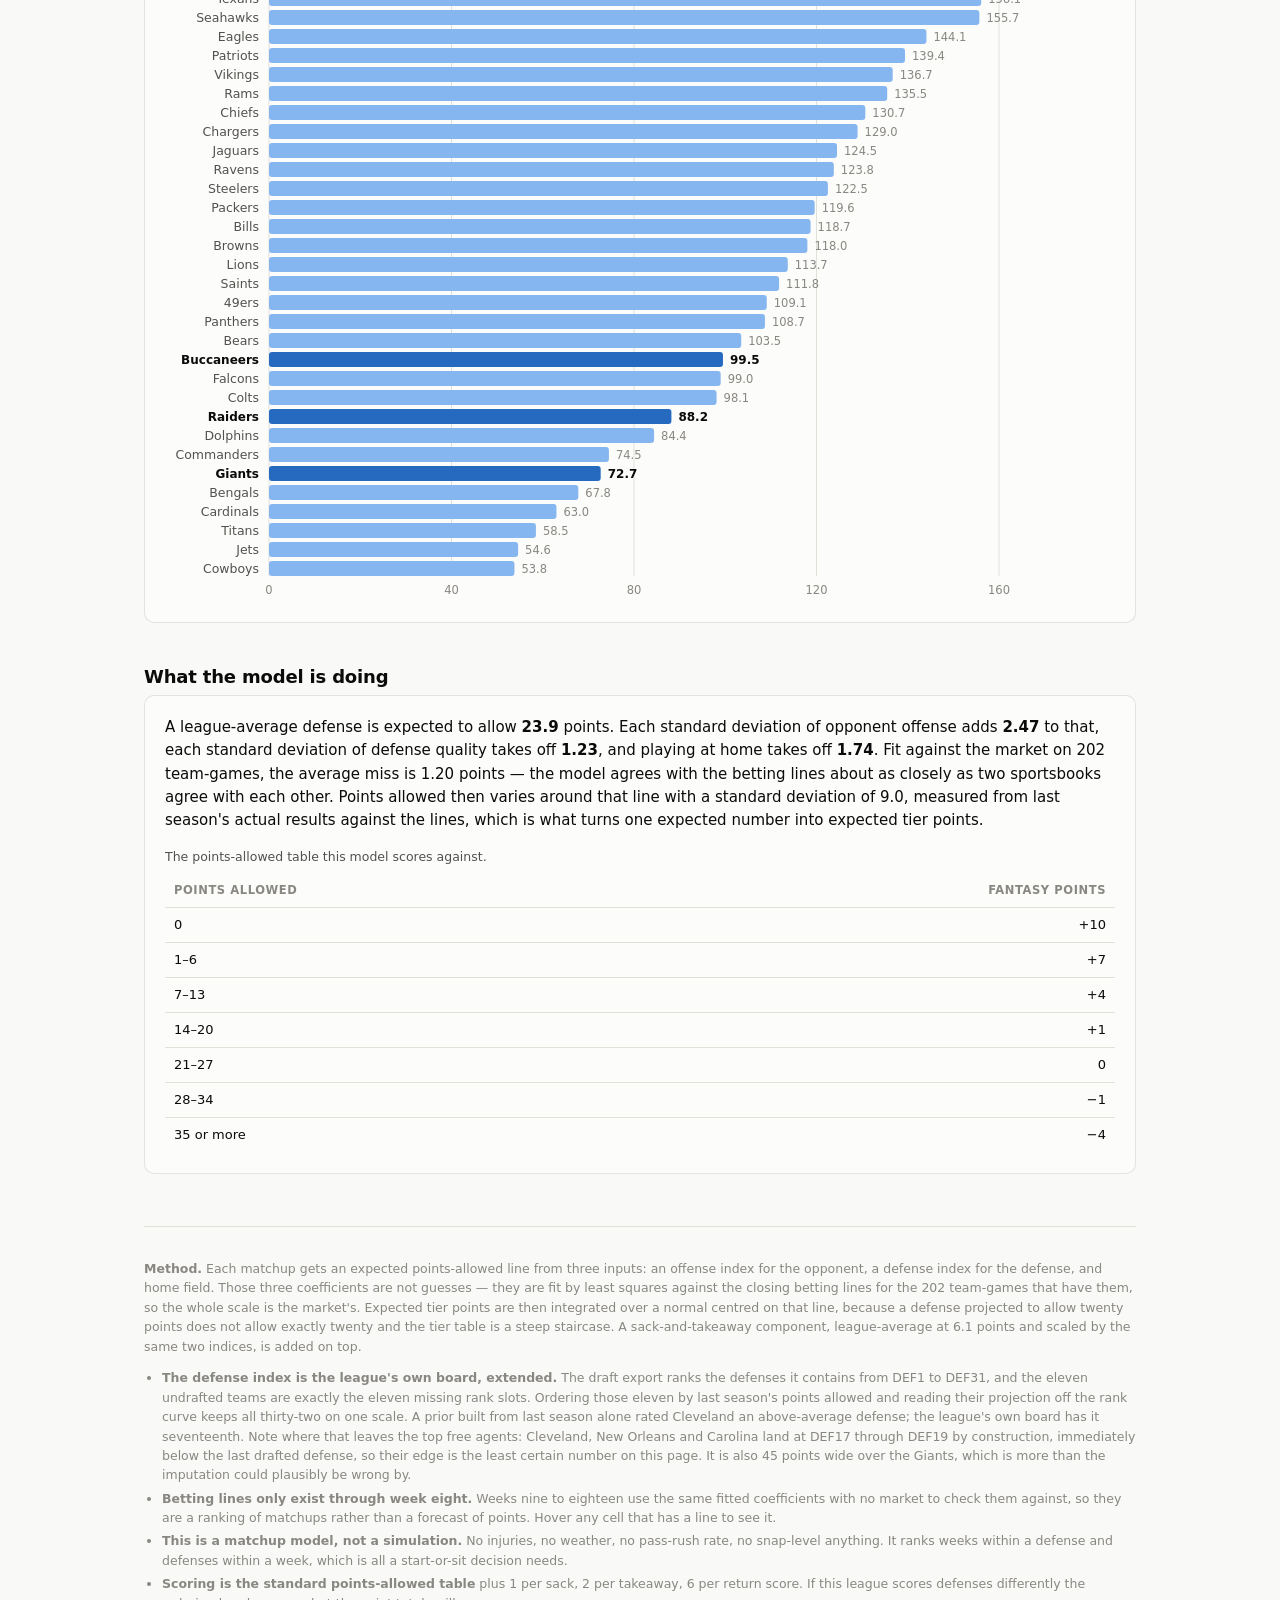
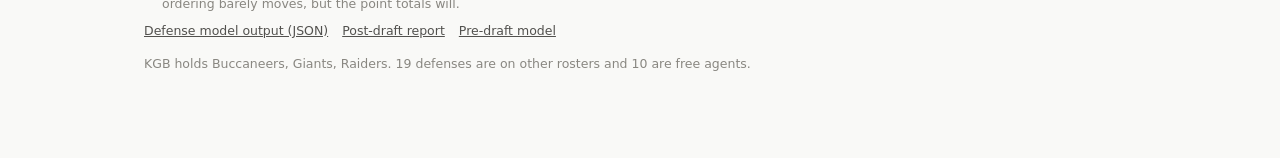
<file: docs/defense.html>
<!doctype html>
<html lang="en">
<head>
<meta charset="utf-8">
<meta name="viewport" content="width=device-width, initial-scale=1">
<title>Defense by week — KGB, HH 2026 half-PPR</title>
<meta name="description" content="Week-by-week matchup projections for the Buccaneers, Giants and Raiders defenses plus every free-agent defense, with the start call marked for all 18 weeks.">
<link rel="stylesheet" href="site.css">
<style>
  /* page-specific: the matchup grid, status chips, sequential ink pairs */
  :root {
    --ink-1: #ffffff;   /* text on --tier-1, the darkest step */
    --ink-2: #ffffff;
    --ink-3: #0b0b0b;
    --ink-4: #0b0b0b;
    --bye: #edece7;
    --ink-bye: #52514e;
    --emph: #256abf;
    --rest: #86b6ef;
    --flag: #b8480c;    /* "a free agent beats this" — 5.15:1 on the surface */
    --ring: #0b0b0b;
  }
  @media (prefers-color-scheme: dark) {
    :root:where(:not([data-theme="light"])) {
      --ink-1: #0b0b0b; --ink-2: #0b0b0b; --ink-3: #0b0b0b; --ink-4: #ffffff;
      --bye: #232322; --ink-bye: #c3c2b7;
      --emph: #3987e5; --rest: #184f95; --flag: #e8763d; --ring: #ffffff;
    }
  }
  :root[data-theme="dark"] {
    --ink-1: #0b0b0b; --ink-2: #0b0b0b; --ink-3: #0b0b0b; --ink-4: #ffffff;
    --bye: #232322; --ink-bye: #c3c2b7;
    --emph: #3987e5; --rest: #184f95; --flag: #e8763d; --ring: #ffffff;
  }

  .gridscroll { overflow-x: auto; margin: 0 -4px; padding: 0 4px 4px; }
  table.grid { border-collapse: separate; border-spacing: 3px; width: auto; min-width: 100%; }
  table.grid th, table.grid td { border: 0; padding: 0; }
  table.grid thead th {
    font-size: 11.5px; color: var(--text-muted); font-weight: 600;
    text-transform: uppercase; letter-spacing: 0.05em; text-align: center;
    padding-bottom: 2px; min-width: 42px;
  }
  table.grid th.rowlab {
    text-align: left; font-size: 12.5px; font-weight: 600; color: var(--text-primary);
    white-space: nowrap; padding-right: 8px; font-variant-numeric: normal;
    /* pinned, so scrolling out to week 18 on a phone does not lose the row you are in */
    position: sticky; left: 0; z-index: 2; background: var(--surface-1);
  }
  table.grid th.rowlab .rk { display: block; font-size: 11px; font-weight: 400; color: var(--text-muted); }
  table.grid tr.grouphead th {
    text-align: left; font-size: 11.5px; text-transform: uppercase; letter-spacing: 0.06em;
    color: var(--text-muted); font-weight: 600; padding: 16px 0 4px;
  }
  .cell {
    position: relative; border-radius: 5px; min-width: 42px; height: 44px;
    display: flex; flex-direction: column; align-items: center; justify-content: center;
    line-height: 1.15; cursor: default;
  }
  .cell .opp { font-size: 10.5px; letter-spacing: 0.01em; }
  .cell .val { font-size: 13.5px; font-weight: 600; font-variant-numeric: tabular-nums; }
  .cell.bye { background: var(--bye); color: var(--ink-bye); }
  .cell.bye .val { font-size: 11px; font-weight: 600; letter-spacing: 0.06em; }
  /* the ring has to read on all four ramp steps, light and dark, so it is a pale
     halo under a dark line rather than one colour picked for the middle of the ramp */
  .cell.pick { box-shadow: 0 0 0 1.5px var(--surface-1), 0 0 0 3px var(--ring); }
  .cell .mark {
    position: absolute; top: 0; right: 3px; font-size: 10px; font-weight: 700;
  }
  .s1 { background: var(--tier-1); color: var(--ink-1); }
  .s2 { background: var(--tier-2); color: var(--ink-2); }
  .s3 { background: var(--tier-3); color: var(--ink-3); }
  .s4 { background: var(--tier-4); color: var(--ink-4); }

  .weeks { list-style: none; margin: 0; padding: 0; }
  .weeks li { display: grid; grid-template-columns: 62px 1fr; gap: 14px;
              padding: 11px 0; border-top: 1px solid var(--grid); align-items: baseline; }
  .weeks li:first-child { border-top: 0; padding-top: 0; }
  .weeks .wk { font-size: 12px; text-transform: uppercase; letter-spacing: 0.06em; color: var(--text-muted); }
  .weeks .call { font-size: 14px; }
  .weeks .call .why { display: block; color: var(--text-secondary); font-size: 13px; margin-top: 2px; }
  .chip {
    display: inline-flex; align-items: center; gap: 5px;
    font-size: 11.5px; font-weight: 600; text-transform: uppercase; letter-spacing: 0.05em;
    border-radius: 5px; padding: 2px 7px; margin-right: 8px; white-space: nowrap;
  }
  .chip.start { color: var(--good); background: color-mix(in srgb, var(--good) 12%, transparent); }
  .chip.swap  { color: var(--flag); background: color-mix(in srgb, var(--flag) 14%, transparent); }
  .now { box-shadow: inset 0 0 0 2px color-mix(in srgb, var(--emph) 45%, transparent); border-radius: 8px; }
  /* the grid's table twin is twenty columns wide — scroll it, do not push the page out */
  .tv { overflow-x: auto; }
  .tv table { width: auto; min-width: 100%; }
  .tv th, .tv td { white-space: nowrap; }
</style>
</head>
<body>
<div class="wrap">

<header class="page">
  <h1>Which defense do I start, week by week</h1>
  <p class="sub">Every defense in the league projected against the opponent it actually
  plays, for all eighteen weeks. The three on KGB's roster are on top; the ten nobody
  drafted are below them, because that is where the upgrades are. The ringed cell in
  each column is the one to start that week.</p>
  <p class="srcline" id="srcline"></p>
</header>

<div class="filters" role="group" aria-label="Page controls">
  <span class="lbl">Defense model</span>
  <a class="ghost" href="results.html" style="text-decoration:none">&larr; Post-draft report</a>
  <span class="spacer"></span>
  <button class="ghost" id="tv-toggle" aria-pressed="false">Show data tables</button>
  <button class="ghost" id="theme-toggle">Dark mode</button>
</div>

<section class="sect" id="verdict" style="margin-top:0">
  <div class="hero-row">
    <div class="card hero">
      <div class="label">Best of the three, every week</div>
      <div class="value" id="hero-val">—</div>
      <div class="delta" id="hero-delta"></div>
    </div>
    <div class="kpis" id="kpis"></div>
  </div>
</section>

<section class="sect">
  <h2>The grid</h2>
  <p class="note">Projected fantasy points, opponent shown above each number. Colour is a
  four-step ramp on the same number that is printed in the cell, so nothing depends on
  reading the shade. A ring and a check mark sit on the defense to start that week.</p>
  <ul class="legend" id="grid-legend"></ul>
  <div class="card">
    <div class="gridscroll" id="grid"></div>
  </div>
  <div class="tv" id="grid-tv" hidden style="margin-top:14px"></div>
</section>

<section class="sect">
  <h2>The eighteen calls</h2>
  <p class="note">Where a free agent beats all three by more than 1.5 projected points,
  it is worth the roster move; below that the edge is inside the model's own error and
  not worth a transaction. <span id="standing"></span></p>
  <div class="card"><ul class="weeks" id="weeks"></ul></div>
</section>

<section class="sect">
  <h2>Full-season value</h2>
  <p class="note">Every defense's projected points across its seventeen games. KGB's
  three are highlighted; the pale bars are unowned.</p>
  <ul class="legend" id="season-legend"></ul>
  <div class="card"><svg id="season" role="img" aria-labelledby="season-title"></svg>
    <span id="season-title" class="sr"></span></div>
  <div class="tv" id="season-tv" hidden style="margin-top:14px"></div>
</section>

<section class="sect">
  <h2>What the model is doing</h2>
  <div class="card" id="model-card">
    <p style="margin-top:0" id="model-copy"></p>
    <div id="coef-tv" style="margin-top:14px"></div>
  </div>
</section>

<footer class="page">
  <p><strong>Method.</strong> Each matchup gets an expected points-allowed line from three
  inputs: an offense index for the opponent, a defense index for the defense, and home
  field. Those three coefficients are not guesses — they are fit by least squares against
  the closing betting lines for the <span id="cal-n">—</span> team-games that have them,
  so the whole scale is the market's. Expected tier points are then integrated over a
  normal centred on that line, because a defense projected to allow twenty points does not
  allow exactly twenty and the tier table is a steep staircase. A sack-and-takeaway
  component, league-average at <span id="bp-base">—</span> points and scaled by the same
  two indices, is added on top.</p>
  <ul class="caveat">
    <li><strong>The defense index is the league's own board, extended.</strong> The draft
    export ranks the defenses it contains from DEF1 to DEF31, and the eleven undrafted
    teams are exactly the eleven missing rank slots. Ordering those eleven by last
    season's points allowed and reading their projection off the rank curve keeps all
    thirty-two on one scale. A prior built from last season alone rated Cleveland an
    above-average defense; the league's own board has it seventeenth. Note where that
    leaves the top free agents: Cleveland, New Orleans and Carolina land at DEF17 through
    DEF19 by construction, immediately below the last drafted defense, so their edge is
    the least certain number on this page. It is also 45 points wide over the Giants,
    which is more than the imputation could plausibly be wrong by.</li>
    <li><strong>Betting lines only exist through week eight.</strong> Weeks nine to
    eighteen use the same fitted coefficients with no market to check them against, so
    they are a ranking of matchups rather than a forecast of points. Hover any cell that
    has a line to see it.</li>
    <li><strong>This is a matchup model, not a simulation.</strong> No injuries, no
    weather, no pass-rush rate, no snap-level anything. It ranks weeks within a defense
    and defenses within a week, which is all a start-or-sit decision needs.</li>
    <li><strong>Scoring is the standard points-allowed table</strong> plus 1 per sack,
    2 per takeaway, 6 per return score. If this league scores defenses differently the
    ordering barely moves, but the point totals will.</li>
  </ul>
  <div class="files">
    <a href="dst.json">Defense model output (JSON)</a>
    <a href="results.html">Post-draft report</a>
    <a href="index.html">Pre-draft model</a>
  </div>
  <p style="margin-top:14px" id="foot-meta"></p>
</footer>

</div>
<div class="tip" id="tip" role="status" aria-live="polite"></div>

<script>
const SVGNS = 'http://www.w3.org/2000/svg';
/* fixed absolute cut points, close to the quartiles of the whole grid, so a shade
   means the same thing in week 1 and week 18 */
const RAMP = [
  { min: 6.5, cls: 's1', label: '6.5 and up — start it' },
  { min: 5.4, cls: 's2', label: '5.4 to 6.5 — fine' },
  { min: 4.2, cls: 's3', label: '4.2 to 5.4 — thin' },
  { min: -99, cls: 's4', label: 'under 4.2 — bad matchup' },
];
const STREAM_EDGE = 1.5;

let DATA = null, TABLES = false;

const $ = id => document.getElementById(id);
const fmt = (n, d = 0) => n.toLocaleString('en-US', { minimumFractionDigits: d, maximumFractionDigits: d });
const sgn = (n, d = 0) => (n > 0 ? '+' : n < 0 ? '−' : '') + fmt(Math.abs(n), d);
const el = (tag, attrs = {}, kids = []) => {
  const n = document.createElementNS(SVGNS, tag);
  for (const [k, v] of Object.entries(attrs)) n.setAttribute(k, v);
  for (const c of [].concat(kids)) n.appendChild(c);
  return n;
};
const txt = s => document.createTextNode(s);
const svgText = (x, y, s, cls, extra = {}) => {
  const t = el('text', { x, y, class: cls, ...extra });
  t.appendChild(txt(s));
  return t;
};
const html = (tag, cls, inner) => {
  const n = document.createElement(tag);
  if (cls) n.className = cls;
  if (inner !== undefined) n.innerHTML = inner;
  return n;
};
const esc = s => String(s).replace(/[&<>"]/g, c => ({ '&': '&amp;', '<': '&lt;', '>': '&gt;', '"': '&quot;' }[c]));

const nm = t => DATA.meta.team_name[t] || t;
const cell = (t, w) => DATA.cells[t][String(w)];
const step = v => RAMP.find(r => v >= r.min);

/* ---------- tooltip ---------- */
const tip = $('tip');
function showTip(evt, head, rows) {
  tip.innerHTML = `<div class="t-head">${head}</div>` + rows.map(r =>
    `<div class="t-row">${r.color ? `<span class="t-key" style="background:${r.color}"></span>` : ''}` +
    `<span class="t-name">${r.name}</span><span class="t-val" style="margin-left:auto">${r.val}</span></div>`).join('');
  tip.style.opacity = '1';
  moveTip(evt);
}
function moveTip(evt) {
  const pad = 14, w = tip.offsetWidth, h = tip.offsetHeight;
  /* keyboard focus fires without pointer coordinates — fall back to the element's box */
  const at = Number.isFinite(evt.clientX) && evt.clientX !== 0
    ? { x: evt.clientX, y: evt.clientY }
    : (() => { const r = evt.currentTarget.getBoundingClientRect();
               return { x: r.left + r.width / 2, y: r.bottom }; })();
  let x = at.x + pad, y = at.y + pad;
  if (x + w > innerWidth - 8) x = at.x - w - pad;
  if (y + h > innerHeight - 8) y = at.y - h - pad;
  tip.style.left = x + 'px';
  tip.style.top = y + 'px';
}
const hideTip = () => { tip.style.opacity = '0'; };

function legend(node, items, shape = 'rect') {
  node.replaceChildren(...items.map(it => {
    const li = document.createElement('li');
    if (it.color) {
      li.appendChild(html('span', 'key-' + shape, ''));
      li.firstChild.style.background = it.color;
    } else if (it.glyph) {
      li.appendChild(html('span', null, it.glyph));
    }
    li.appendChild(txt(' ' + it.label));
    return li;
  }));
}

function table(node, cols, rows, caption) {
  const t = html('table');
  if (caption) t.appendChild(html('caption', null, caption));
  const thead = html('thead');
  thead.appendChild(html('tr', null, cols.map(c => `<th>${c}</th>`).join('')));
  const tbody = html('tbody');
  rows.forEach(r => tbody.appendChild(html('tr', null, r.map(c => `<td>${c}</td>`).join(''))));
  t.append(thead, tbody);
  node.replaceChildren(t);
}

/* ---------- 1. verdict ---------- */
function bestOfWeek(teams, w) {
  const live = teams.filter(t => cell(t, w));
  if (!live.length) return null;
  return live.reduce((a, b) => (cell(a, w).proj >= cell(b, w).proj ? a : b));
}

function drawVerdict() {
  const m = DATA.meta, weeks = m.weeks, own = m.rostered, fa = m.available;
  const ownSum = weeks.reduce((s, w) => s + (bestOfWeek(own, w) ? cell(bestOfWeek(own, w), w).proj : 0), 0);
  const allSum = weeks.reduce((s, w) => {
    const b = bestOfWeek(own.concat(fa), w);
    return s + (b ? cell(b, w).proj : 0);
  }, 0);
  const swapWeeks = weeks.filter(w => DATA.recommend[String(w)].stream);
  const bestFa = fa.slice().sort((a, b) => DATA.season_total[b] - DATA.season_total[a])[0];
  const worstOwn = own.slice().sort((a, b) => DATA.season_total[a] - DATA.season_total[b])[0];

  $('hero-val').textContent = fmt(ownSum, 1);
  $('hero-delta').innerHTML =
    `projected points over ${weeks.length} weeks, ${fmt(ownSum / weeks.length, 1)} a week. ` +
    `Streaming the best defense available every week would return ${fmt(allSum, 1)} — ` +
    `<strong>${sgn(allSum - ownSum, 1)}</strong> left on the table.`;

  const kpis = [
    { label: 'Weeks to look outside the roster', value: String(swapWeeks.length),
      foot: 'weeks ' + swapWeeks.join(', ') },
    { label: 'Best defense nobody drafted', value: nm(bestFa),
      foot: `DEF${m.index[bestFa].def_rank} on the board, ${fmt(DATA.season_total[bestFa], 1)} for the season` },
    { label: 'Weakest of the three', value: nm(worstOwn),
      foot: `DEF${m.index[worstOwn].def_rank}, ${fmt(DATA.season_total[worstOwn], 1)} — ` +
            `${fmt(DATA.season_total[bestFa] - DATA.season_total[worstOwn], 1)} behind a free agent` },
  ];
  $('kpis').replaceChildren(...kpis.map(k => html('div', 'tile',
    `<div class="label">${k.label}</div><div class="value">${k.value}</div><div class="foot">${k.foot}</div>`)));
}

/* ---------- 2. the grid ---------- */
function gridRow(t, weeks, picks) {
  const tr = html('tr');
  const th = html('th', 'rowlab',
    `${esc(nm(t))}<span class="rk">DEF${DATA.meta.index[t].def_rank} &middot; ${fmt(DATA.season_total[t], 1)} season</span>`);
  th.setAttribute('scope', 'row');
  tr.appendChild(th);
  weeks.forEach(w => {
    const td = html('td');
    const c = cell(t, w);
    if (!c) {
      const d = html('div', 'cell bye', '<span class="val">BYE</span>');
      d.setAttribute('aria-label', `${nm(t)}, week ${w}: bye`);
      td.appendChild(d);
      tr.appendChild(td);
      return;
    }
    const s = step(c.proj);
    const isPick = picks[w] === t;
    const d = html('div', `cell ${s.cls}${isPick ? ' pick' : ''}`,
      `<span class="opp">${c.home ? '' : '@'}${esc(c.opp)}</span>` +
      `<span class="val">${fmt(c.proj, 1)}</span>` +
      (isPick ? '<span class="mark" aria-hidden="true">✓</span>' : ''));
    d.setAttribute('tabindex', '0');
    d.setAttribute('aria-label',
      `${nm(t)}, week ${w}, ${c.home ? 'home against' : 'away at'} ${nm(c.opp)}: ` +
      `${fmt(c.proj, 1)} projected points${isPick ? ', start this one' : ''}`);
    const rows = [
      { name: 'Projected points', val: fmt(c.proj, 1) },
      { name: 'From points allowed', val: fmt(c.tier_pts, 1) },
      { name: 'From sacks & takeaways', val: fmt(c.bigplay_pts, 1) },
      { name: 'Expected points allowed', val: fmt(c.exp_pa, 1) },
    ];
    if (c.market_pa !== null) rows.push({ name: 'Betting line implies', val: fmt(c.market_pa, 1) });
    const head = `${nm(t)} &middot; week ${w} ${c.home ? 'vs' : 'at'} ${nm(c.opp)} &middot; ${c.gameday}`;
    d.addEventListener('mouseenter', e => showTip(e, head, rows));
    d.addEventListener('focus', e => showTip(e, head, rows));
    d.addEventListener('keydown', e => { if (e.key === 'Escape') hideTip(); });
    d.addEventListener('mousemove', moveTip);
    d.addEventListener('mouseleave', hideTip);
    d.addEventListener('blur', hideTip);
    td.appendChild(d);
    tr.appendChild(td);
  });
  return tr;
}

function drawGrid() {
  const m = DATA.meta, weeks = m.weeks;
  const picks = {};
  weeks.forEach(w => {
    const r = DATA.recommend[String(w)];
    picks[w] = r.stream || r.start;
  });

  const t = html('table', 'grid');
  const thead = html('thead');
  const hr = html('tr');
  hr.appendChild(html('th', null, '<span class="sr">Defense</span>'));
  weeks.forEach(w => {
    const th = html('th', null, 'Wk ' + w);
    th.setAttribute('scope', 'col');
    if (w === m.current_week) th.classList.add('now');
    hr.appendChild(th);
  });
  thead.appendChild(hr);

  const tbody = html('tbody');
  const group = (title, teams) => {
    const gr = html('tr', 'grouphead');
    const gh = html('th', null, title);
    gh.setAttribute('colspan', String(weeks.length + 1));
    gr.appendChild(gh);
    tbody.appendChild(gr);
    teams.forEach(x => tbody.appendChild(gridRow(x, weeks, picks)));
  };
  group('On the roster', m.rostered.slice().sort((a, b) => DATA.season_total[b] - DATA.season_total[a]));
  group('Free agents — nobody drafted these',
    m.available.slice().sort((a, b) => DATA.season_total[b] - DATA.season_total[a]));

  t.append(thead, tbody);
  $('grid').replaceChildren(t);

  legend($('grid-legend'), [
    { color: 'var(--tier-1)', label: RAMP[0].label },
    { color: 'var(--tier-2)', label: RAMP[1].label },
    { color: 'var(--tier-3)', label: RAMP[2].label },
    { color: 'var(--tier-4)', label: RAMP[3].label },
    { color: 'var(--bye)', label: 'bye week' },
    { glyph: '✓', label: 'start this one' },
  ]);

  const shown = m.rostered.concat(m.available);
  table($('grid-tv'), ['Defense', ...weeks.map(w => 'Wk ' + w), 'Season'],
    shown.map(x => [nm(x), ...weeks.map(w => {
      const c = cell(x, w);
      return c ? `${c.home ? '' : '@'}${c.opp} ${fmt(c.proj, 1)}` : 'bye';
    }), fmt(DATA.season_total[x], 1)]),
    'Projected fantasy points by week and opponent. Rostered defenses first.');
}

/* ---------- 3. the weekly calls ---------- */
function drawWeeks() {
  const m = DATA.meta;

  /* the same free agent turning up in several of those weeks is not a weekly
     decision, it is a standing one — say so once instead of eighteen times */
  const counts = {};
  m.weeks.forEach(w => {
    const s = DATA.recommend[String(w)].stream;
    if (s) counts[s] = (counts[s] || 0) + 1;
  });
  const repeat = Object.entries(counts).sort((a, b) => b[1] - a[1])[0];
  const worst = m.rostered.slice().sort((a, b) => DATA.season_total[a] - DATA.season_total[b])[0];
  if (repeat && repeat[1] > 1) {
    const [t, n] = repeat;
    $('standing').innerHTML =
      `The same name keeps coming up: <strong>${esc(nm(t))} in ${n} of them</strong>, ` +
      `on a season projection of ${fmt(DATA.season_total[t], 1)} where ${esc(nm(worst))} ` +
      `project ${fmt(DATA.season_total[worst], 1)}. That is not eighteen weekly decisions, it is one — ` +
      `claim ${esc(nm(t))} now, drop ${esc(nm(worst))}, and the weeks below take care of themselves.`;
  }

  const items = m.weeks.map(w => {
    const r = DATA.recommend[String(w)];
    const li = html('li');
    if (w === m.current_week) li.classList.add('now');
    li.appendChild(html('div', 'wk', 'Week ' + w));
    const c = html('div', 'call');
    const startC = r.start ? cell(r.start, w) : null;
    if (r.stream) {
      const sc = cell(r.stream, w);
      c.innerHTML =
        `<span class="chip swap"><span aria-hidden="true">↑</span> Add</span> ` +
        `<strong>${esc(nm(r.stream))}</strong> ${sc.home ? 'vs' : 'at'} ${esc(nm(sc.opp))}, ` +
        `${fmt(sc.proj, 1)} projected` +
        `<span class="why">Beats ${esc(nm(r.start))} (${fmt(startC.proj, 1)} ` +
        `${startC.home ? 'vs' : 'at'} ${esc(nm(startC.opp))}) by ${fmt(r.stream_gain, 1)}. ` +
        `${esc(nm(r.stream))} are unowned.</span>`;
    } else if (r.start) {
      const bench = r.bench.map(b => `${nm(b)} ${fmt(cell(b, w).proj, 1)}`);
      const bye = r.on_bye.map(b => `${nm(b)} on bye`);
      c.innerHTML =
        `<span class="chip start"><span aria-hidden="true">✓</span> Start</span> ` +
        `<strong>${esc(nm(r.start))}</strong> ${startC.home ? 'vs' : 'at'} ${esc(nm(startC.opp))}, ` +
        `${fmt(startC.proj, 1)} projected` +
        `<span class="why">Bench ${esc(bench.concat(bye).join(', '))}. ` +
        `Nothing on waivers clears it by ${fmt(STREAM_EDGE, 1)}.</span>`;
    }
    li.appendChild(c);
    return li;
  });
  $('weeks').replaceChildren(...items);
}

/* ---------- 4. season totals ---------- */
function drawSeason() {
  const m = DATA.meta;
  const own = new Set(m.rostered);
  const rows = Object.keys(DATA.season_total)
    .sort((a, b) => DATA.season_total[b] - DATA.season_total[a]);
  const rowH = 15, gap = 4, padL = 104, padR = 46, padT = 24, padB = 26;
  const W = 880, plotW = W - padL - padR;
  const H = padT + rows.length * (rowH + gap) - gap + padB;
  const step40 = 40;
  const max = Math.ceil(Math.max(...rows.map(t => DATA.season_total[t])) / step40) * step40;
  const ticks = Math.round(max / step40);
  const x = v => (v / max) * plotW;

  const g = [];
  for (let i = 0; i <= ticks; i++) {
    const v = step40 * i, px = padL + x(v);
    g.push(el('line', { x1: px, x2: px, y1: padT - 6, y2: padT + rows.length * (rowH + gap) - gap, class: 'gridline' }));
    g.push(svgText(px, H - 8, fmt(v), 'tick', { 'text-anchor': 'middle' }));
  }
  g.push(svgText(padL + plotW / 2, padT - 12, 'projected fantasy points, full season', 'tick',
    { 'text-anchor': 'middle' }));

  rows.forEach((t, i) => {
    const y = padT + i * (rowH + gap), mine = own.has(t);
    const v = DATA.season_total[t], w = Math.max(x(v), 2);
    g.push(svgText(padL - 10, y + rowH / 2 + 4, nm(t), mine ? 'vlabel' : 'cat', { 'text-anchor': 'end' }));
    const bar = el('rect', { x: padL, y, width: w, height: rowH, rx: 3,
      fill: mine ? 'var(--emph)' : 'var(--rest)', class: 'mark' });
    g.push(bar);
    g.push(svgText(padL + w + 7, y + rowH / 2 + 4, fmt(v, 1), mine ? 'vlabel' : 'tick'));
    const hit = el('rect', { x: 0, y: y - gap / 2, width: W, height: rowH + gap, class: 'hit' });
    const ix = m.index[t];
    const head = `${nm(t)} &middot; DEF${ix.def_rank}${ix.rank_imputed ? ' (rank imputed)' : ''}`;
    const rowsT = [
      { name: 'Season projection', val: fmt(v, 1) },
      { name: 'Defense index', val: sgn(ix.def, 2) },
      { name: 'Points allowed 2025', val: fmt(ix.pa_pg_2025, 1) + ' a game' },
      { name: 'Owned', val: mine ? 'KGB' : (ix.drafted ? 'another team' : 'free agent') },
    ];
    hit.addEventListener('mouseenter', e => showTip(e, head, rowsT));
    hit.addEventListener('mousemove', moveTip);
    hit.addEventListener('mouseleave', hideTip);
    g.push(hit);
  });

  const svg = $('season');
  svg.setAttribute('viewBox', `0 0 ${W} ${H}`);
  svg.setAttribute('width', W);
  svg.setAttribute('height', H);
  svg.replaceChildren(...g);
  $('season-title').textContent =
    `Bar chart of projected full-season fantasy points for all 32 defenses, ` +
    `best to worst. KGB's three are ${m.rostered.map(nm).join(', ')}.`;

  legend($('season-legend'), [
    { color: 'var(--emph)', label: "KGB's defenses" },
    { color: 'var(--rest)', label: 'everyone else' },
  ]);

  table($('season-tv'), ['Defense', 'DEF rank', 'Season points', 'Defense index', '2025 points allowed/g', 'Owned'],
    rows.map(t => {
      const ix = m.index[t];
      return [nm(t), 'DEF' + ix.def_rank + (ix.rank_imputed ? '*' : ''), fmt(DATA.season_total[t], 1),
        sgn(ix.def, 2), fmt(ix.pa_pg_2025, 1),
        own.has(t) ? 'KGB' : (ix.drafted ? 'another team' : 'free agent')];
    }),
    'Full-season projections and inputs. * marks a DEF rank imputed from the open slots on the draft board.');
}

/* ---------- 5. model card ---------- */
function drawModel() {
  const m = DATA.meta, c = m.coef;
  $('model-copy').innerHTML =
    `A league-average defense is expected to allow <strong>${fmt(c.b0, 1)}</strong> points. ` +
    `Each standard deviation of opponent offense adds <strong>${fmt(c.kO, 2)}</strong> to that, ` +
    `each standard deviation of defense quality takes off <strong>${fmt(c.kD, 2)}</strong>, and ` +
    `playing at home takes off <strong>${fmt(Math.abs(c.hfa), 2)}</strong>. Fit against the market ` +
    `on ${c.n} team-games, the average miss is ${fmt(c.mae, 2)} points — the model agrees with the ` +
    `betting lines about as closely as two sportsbooks agree with each other. Points allowed then ` +
    `varies around that line with a standard deviation of ${fmt(m.residual_sd, 1)}, measured from ` +
    `last season's actual results against the lines, which is what turns one expected number into ` +
    `expected tier points.`;

  const tiers = m.pa_tiers.map(t => [
    t.hi >= 999 ? `${t.lo} or more` : (t.lo === t.hi ? String(t.lo) : `${t.lo}–${t.hi}`),
    sgn(t.pts, 0),
  ]);
  table($('coef-tv'), ['Points allowed', 'Fantasy points'], tiers,
    'The points-allowed table this model scores against.');
}

/* ---------- boot ---------- */
fetch('dst.json').then(r => r.json()).then(d => {
  DATA = d;
  const m = d.meta;
  $('srcline').innerHTML =
    `${m.season} schedule and last season's results from ` +
    `<a href="https://github.com/nflverse/nfldata">nflverse</a>; defense and offense rankings ` +
    `from this league's own draft board. Calibrated against closing betting lines. ` +
    `Built ${m.today} — week ${m.current_week} is the live one.`;
  $('cal-n').textContent = m.coef.n;
  $('bp-base').textContent = fmt(m.bigplay.base, 1);
  $('foot-meta').textContent =
    `${m.focus} holds ${m.rostered.map(nm).join(', ')}. ` +
    `${m.drafted_elsewhere.length} defenses are on other rosters and ${m.available.length} are free agents.`;
  drawVerdict();
  drawGrid();
  drawWeeks();
  drawSeason();
  drawModel();
}).catch(e => {
  $('hero-delta').textContent = 'Could not load dst.json: ' + e.message;
});

$('tv-toggle').addEventListener('click', () => {
  TABLES = !TABLES;
  document.querySelectorAll('.tv').forEach(n => { n.hidden = !TABLES; });
  $('tv-toggle').setAttribute('aria-pressed', String(TABLES));
  $('tv-toggle').textContent = TABLES ? 'Hide data tables' : 'Show data tables';
});

function setTheme(mode) {
  document.documentElement.setAttribute('data-theme', mode);
  $('theme-toggle').textContent = mode === 'dark' ? 'Light mode' : 'Dark mode';
}
$('theme-toggle').addEventListener('click', () => {
  const cur = document.documentElement.getAttribute('data-theme');
  const isDark = cur ? cur === 'dark' : matchMedia('(prefers-color-scheme: dark)').matches;
  setTheme(isDark ? 'light' : 'dark');
});
$('theme-toggle').textContent = matchMedia('(prefers-color-scheme: dark)').matches ? 'Light mode' : 'Dark mode';
</script>
</body>
</html>
</file>
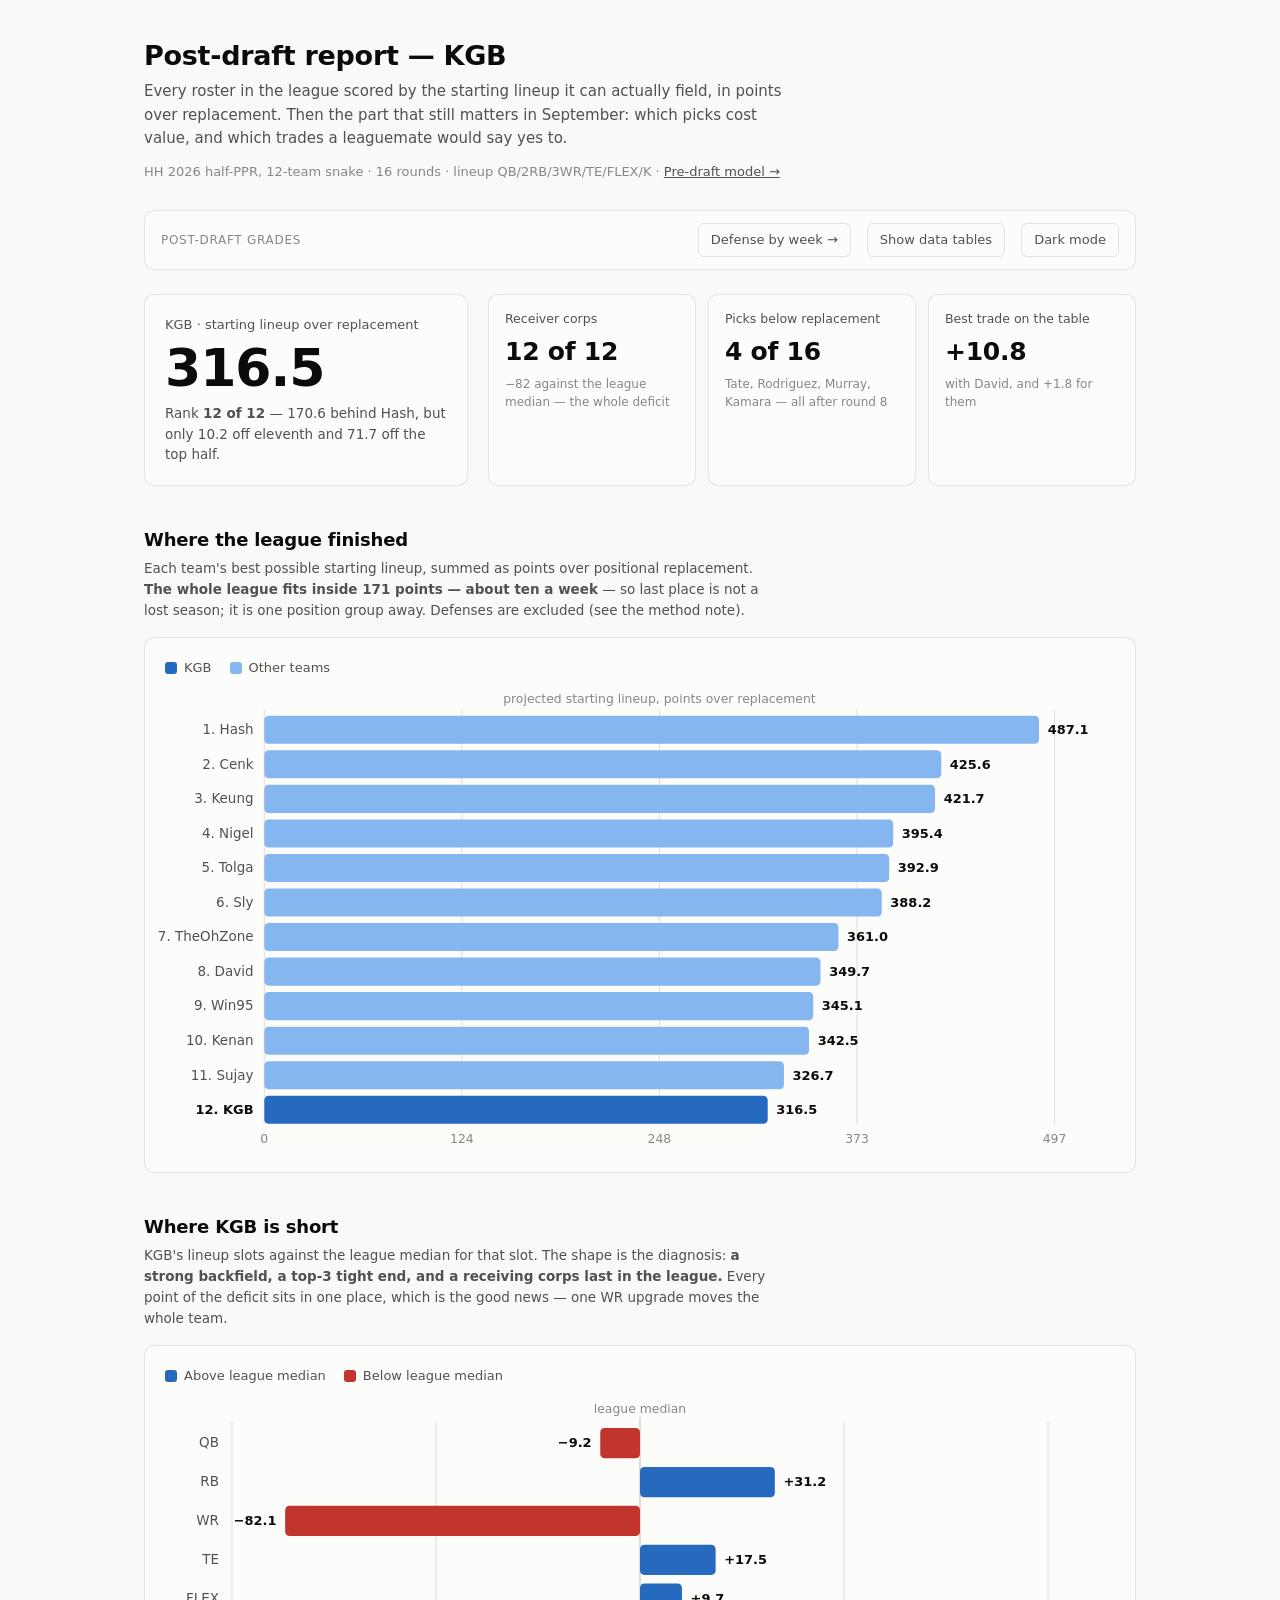
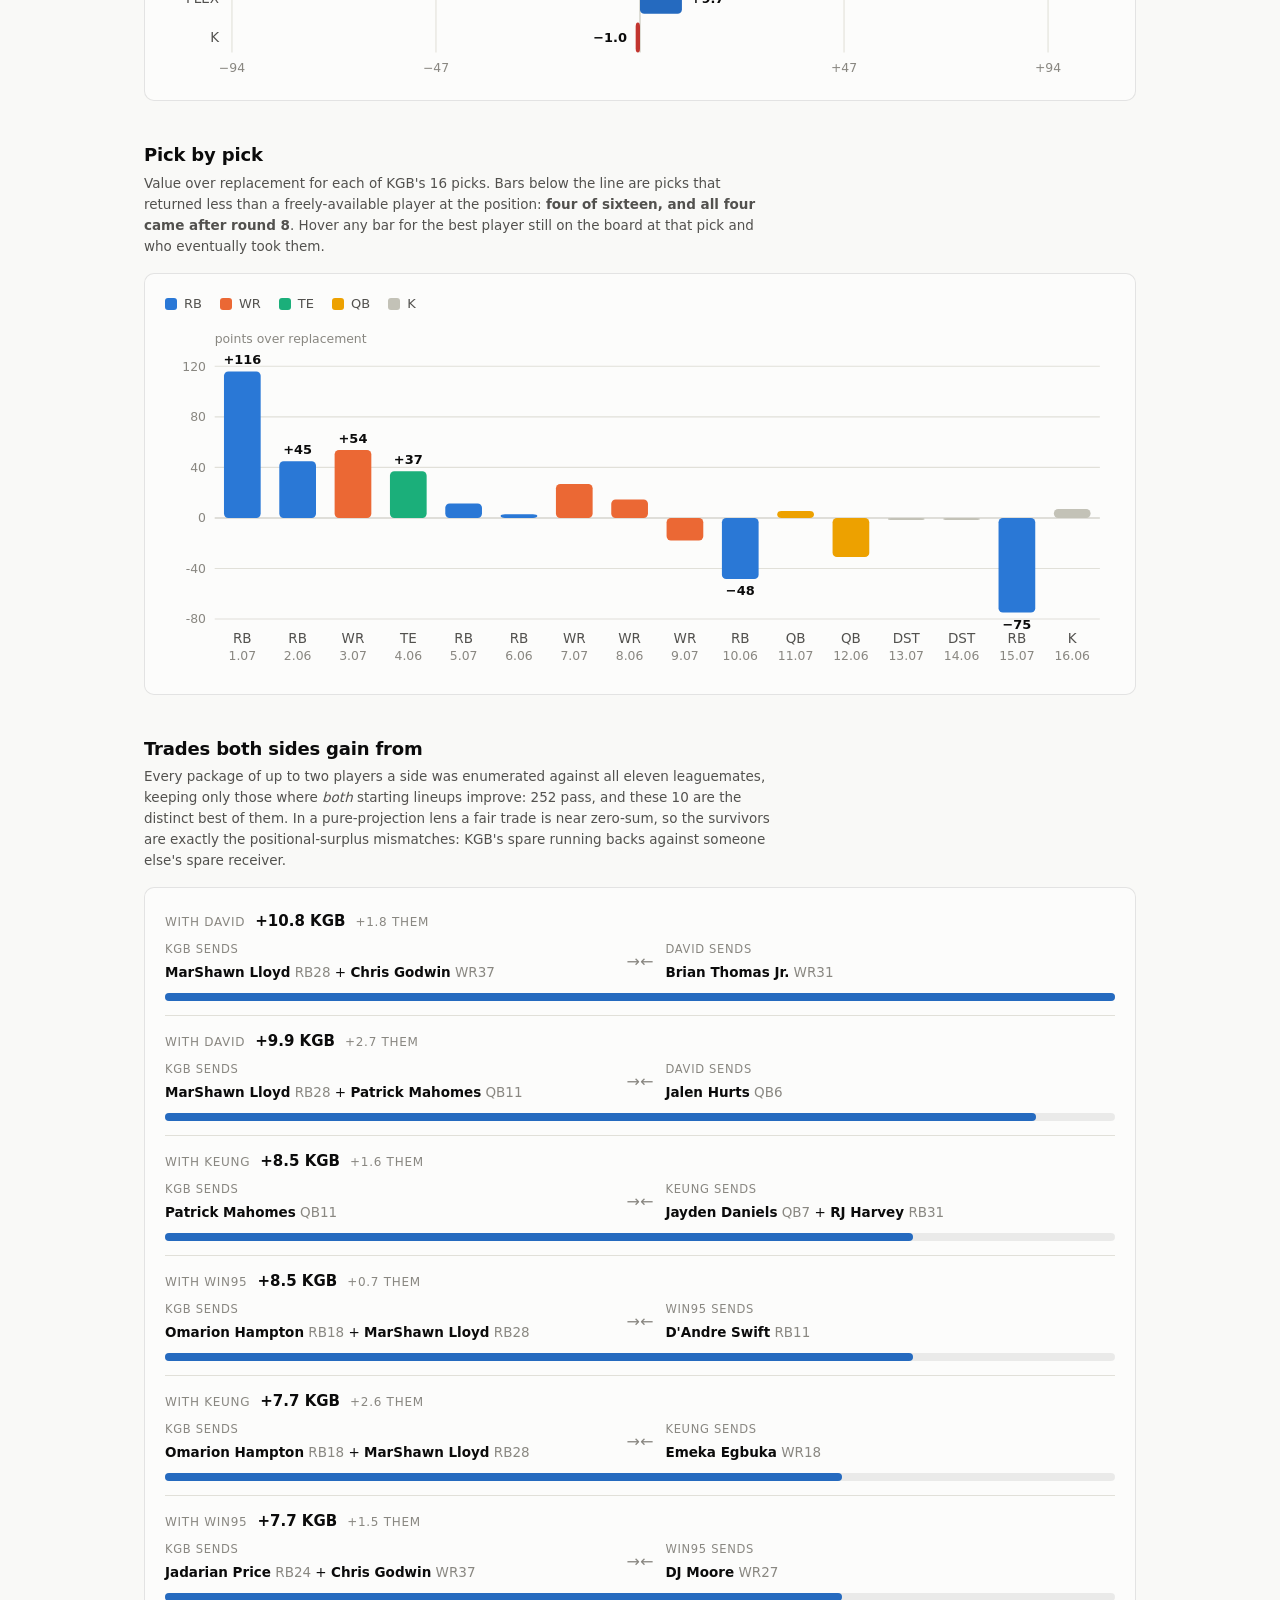
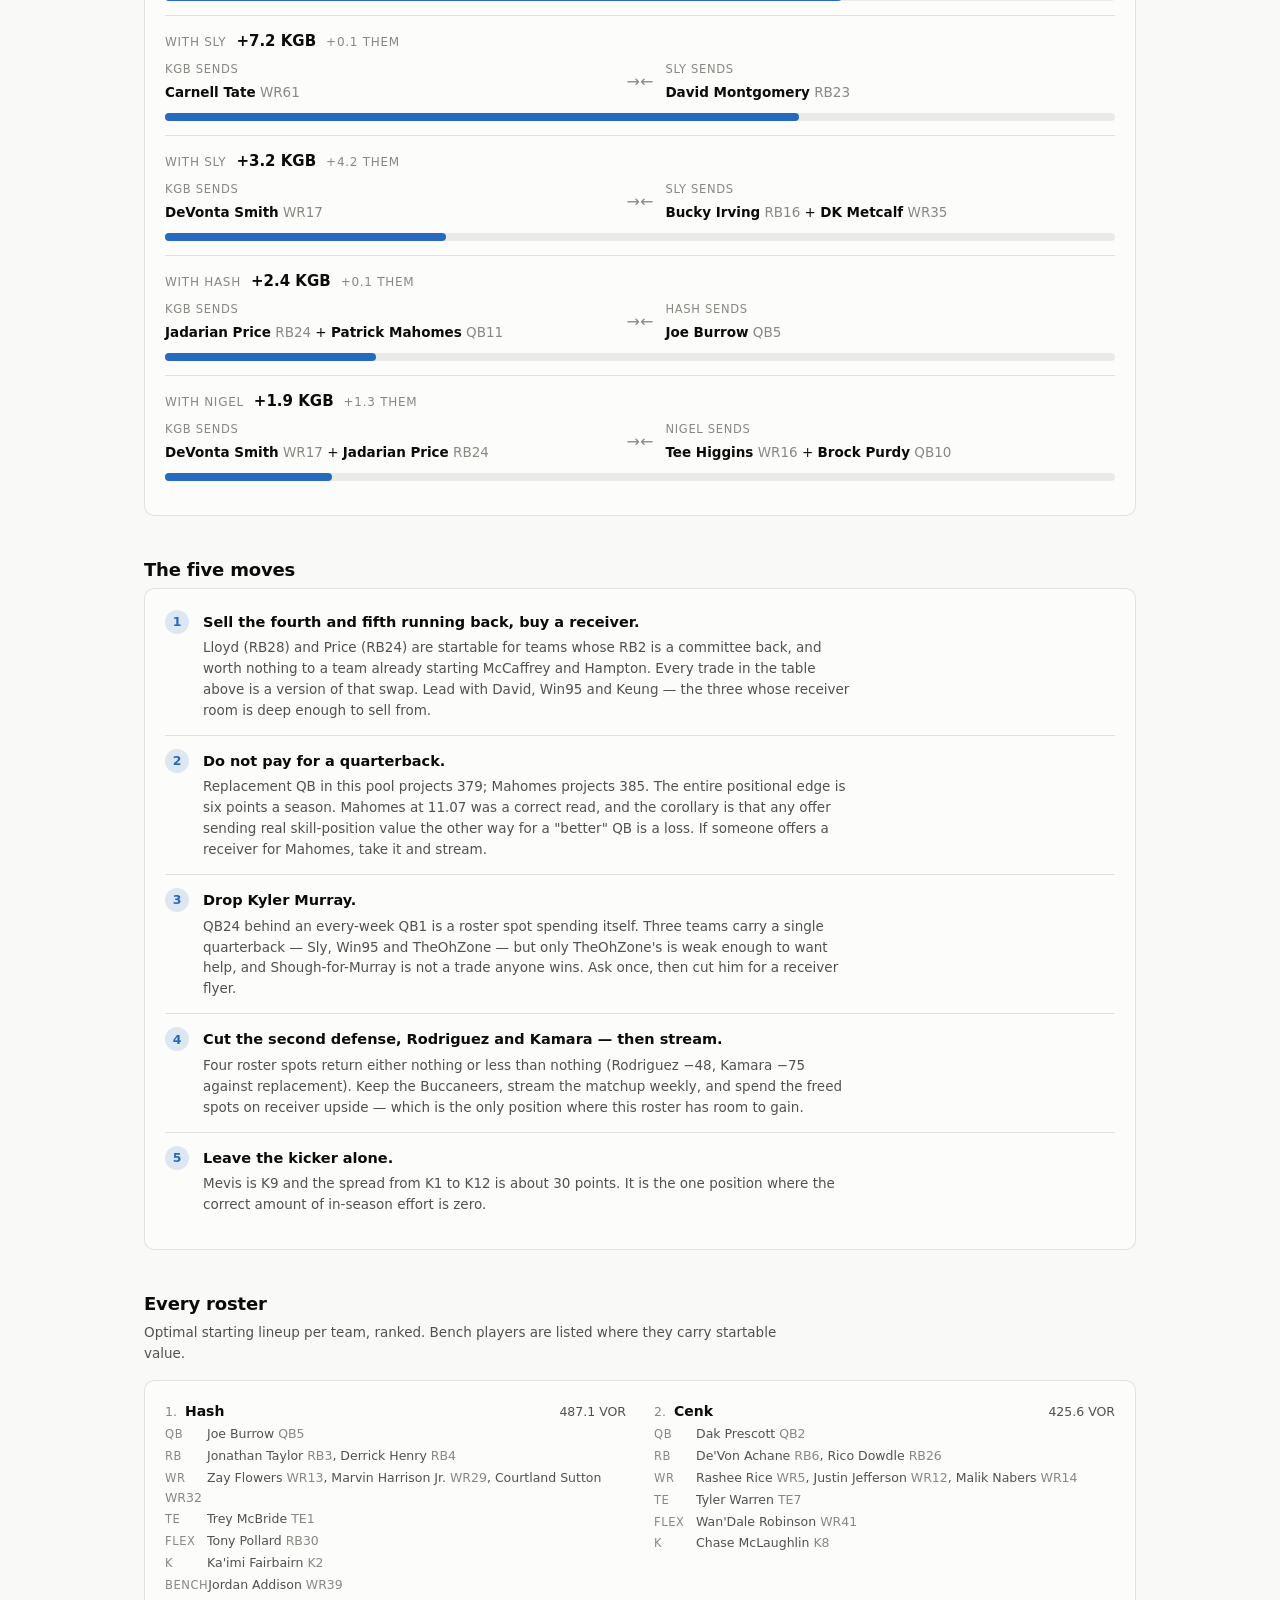
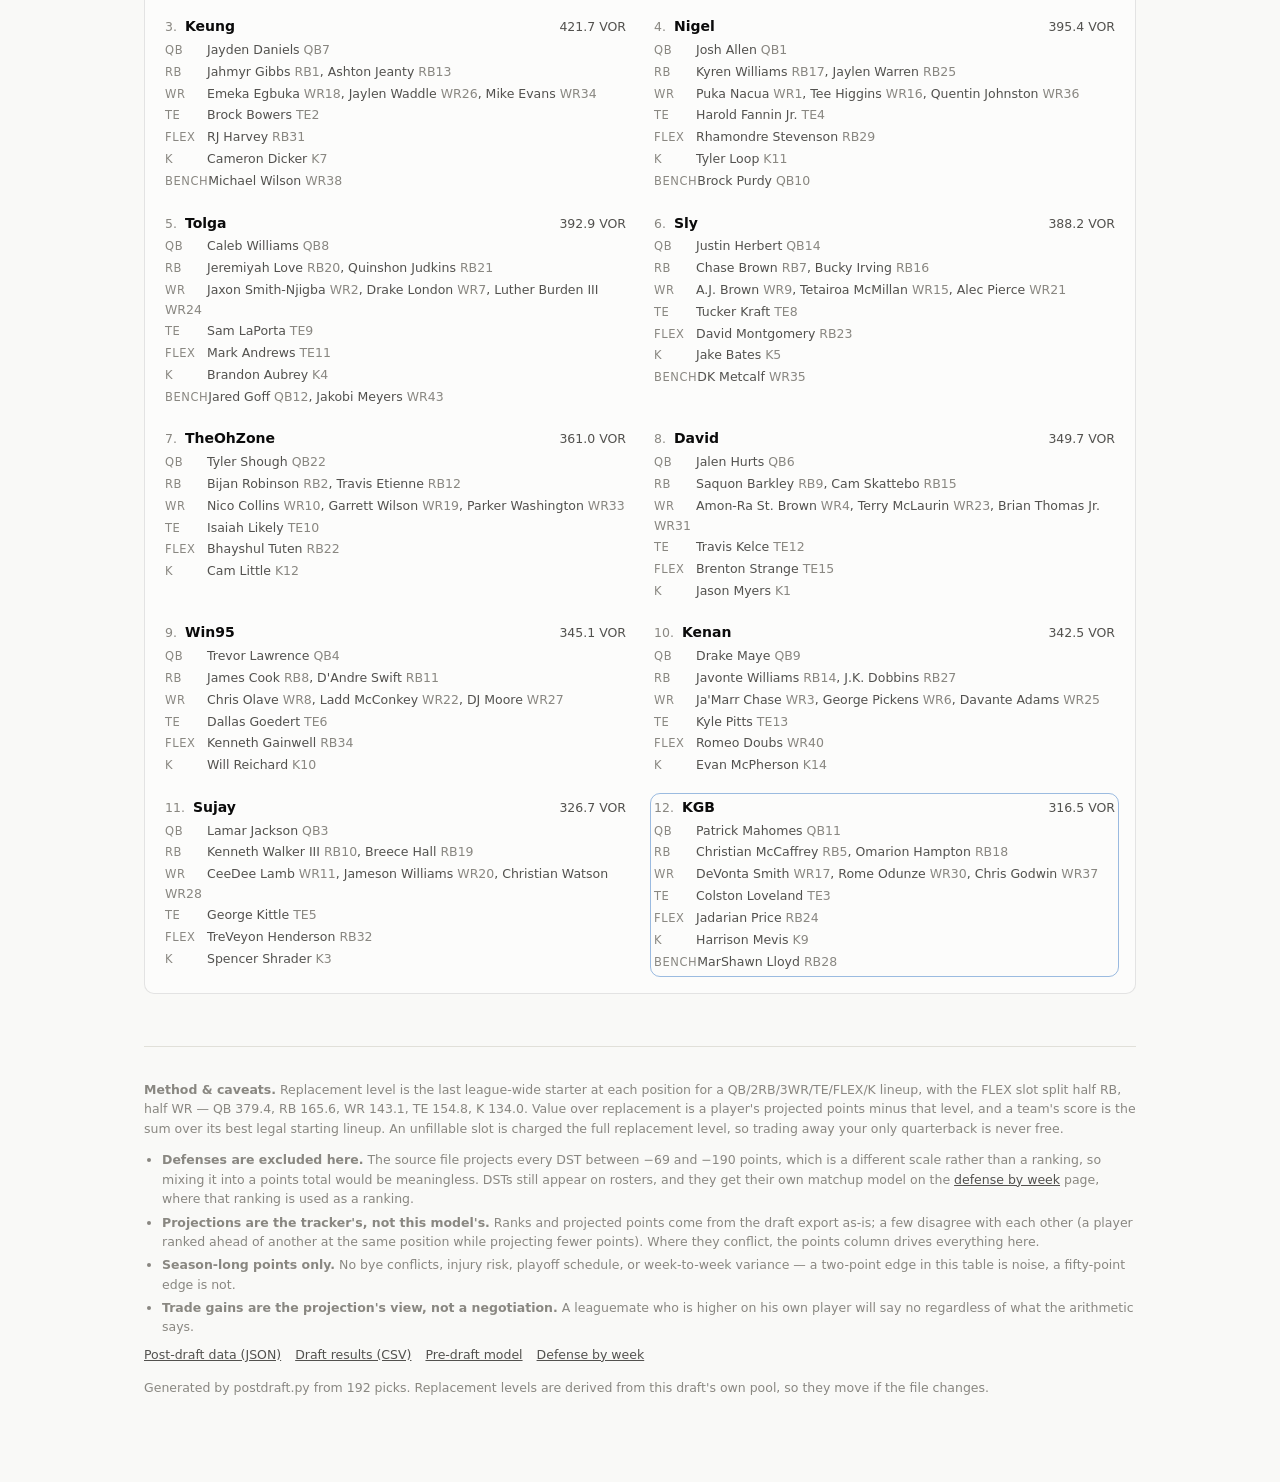
<file: docs/results.html>
<!doctype html>
<html lang="en">
<head>
<meta charset="utf-8">
<meta name="viewport" content="width=device-width, initial-scale=1">
<title>Post-draft report — KGB, HH 2026 half-PPR</title>
<meta name="description" content="Post-draft grades for a 12-team half-PPR league: every roster scored by projected starting lineup over replacement, KGB's pick-by-pick audit, and the trades both sides gain from.">
<link rel="stylesheet" href="site.css">
<style>
  /* page-specific: diverging arms, trade cards, roster grid */
  :root {
    --div-pos: #256abf;
    --div-neg: #c2352f;
    --div-mid: #f0efec;
    --emph: #256abf;
    --rest: #86b6ef;
  }
  @media (prefers-color-scheme: dark) {
    :root:where(:not([data-theme="light"])) {
      --div-pos: #3987e5;
      --div-neg: #e66767;
      --div-mid: #383835;
      --emph: #3987e5;
      --rest: #184f95;
    }
  }
  :root[data-theme="dark"] {
    --div-pos: #3987e5;
    --div-neg: #e66767;
    --div-mid: #383835;
    --emph: #3987e5;
    --rest: #184f95;
  }
  .trade { border-top: 1px solid var(--grid); padding: 14px 0; }
  .trade:first-child { border-top: 0; padding-top: 2px; }
  .trade-head { display: flex; align-items: baseline; gap: 10px; flex-wrap: wrap; }
  .trade-head .who { font-size: 12px; text-transform: uppercase; letter-spacing: 0.06em; color: var(--text-muted); }
  .trade-head .gain { font-size: 15px; font-weight: 600; font-variant-numeric: tabular-nums; }
  .swap { display: grid; grid-template-columns: 1fr auto 1fr; gap: 12px; align-items: center; margin-top: 8px; }
  @media (max-width: 620px) { .swap { grid-template-columns: 1fr; } .swap .arrow { display: none; } }
  .swap .side { font-size: 13.5px; }
  .swap .side .lbl { display: block; font-size: 11.5px; text-transform: uppercase;
                     letter-spacing: 0.06em; color: var(--text-muted); margin-bottom: 3px; }
  .swap .arrow { color: var(--text-muted); font-size: 16px; }
  .gainbar { height: 8px; border-radius: 4px; background: var(--emph); }
  .gaintrack { background: color-mix(in srgb, var(--text-primary) 7%, transparent);
               border-radius: 4px; height: 8px; width: 100%; }
  .moves { counter-reset: mv; list-style: none; padding: 0; margin: 0; }
  .moves li { position: relative; padding: 14px 0 14px 38px; border-top: 1px solid var(--grid); }
  .moves li:first-child { border-top: 0; padding-top: 2px; }
  .moves li::before {
    counter-increment: mv; content: counter(mv);
    position: absolute; left: 0; top: 13px;
    width: 24px; height: 24px; border-radius: 50%;
    background: color-mix(in srgb, var(--emph) 14%, transparent);
    color: var(--emph); font-size: 12.5px; font-weight: 600;
    display: grid; place-items: center;
  }
  .moves li:first-child::before { top: 1px; }
  .moves h3 { font-size: 14.5px; margin: 0 0 4px; }
  .moves p { margin: 0; color: var(--text-secondary); font-size: 13.5px; max-width: 76ch; }
  .rosters { display: grid; grid-template-columns: repeat(2, minmax(0, 1fr)); gap: 20px 28px; }
  @media (max-width: 760px) { .rosters { grid-template-columns: 1fr; } }
  .rteam { font-size: 14px; font-weight: 600; margin: 0 0 2px; display: flex; gap: 8px; align-items: baseline; }
  .rteam .rk { color: var(--text-muted); font-variant-numeric: tabular-nums; font-weight: 400; font-size: 12.5px; }
  .rteam .vp { margin-left: auto; font-variant-numeric: tabular-nums; color: var(--text-secondary); font-weight: 400; font-size: 12.5px; }
  .rline { font-size: 12.5px; color: var(--text-secondary); margin: 2px 0; }
  .rline .slot { display: inline-block; min-width: 42px; color: var(--text-muted); font-size: 11.5px;
                 text-transform: uppercase; letter-spacing: 0.05em; }
  .focus-card { outline: 1px solid color-mix(in srgb, var(--emph) 45%, transparent); outline-offset: 3px; border-radius: 6px; }
</style>
</head>
<body>
<div class="wrap">

<header class="page">
  <h1>Post-draft report — <span id="hdr-team">KGB</span></h1>
  <p class="sub">Every roster in the league scored by the starting lineup it can
  actually field, in points over replacement. Then the part that still matters in
  September: which picks cost value, and which trades a leaguemate would say yes to.</p>
  <p class="srcline">
    <span id="meta-line"></span> ·
    <a href="index.html">Pre-draft model &rarr;</a>
  </p>
</header>

<div class="filters" role="group" aria-label="Page controls">
  <span class="lbl">Post-draft grades</span>
  <span class="spacer"></span>
  <a class="ghost" href="defense.html" style="text-decoration:none">Defense by week &rarr;</a>
  <button class="ghost" id="tv-toggle" aria-pressed="false">Show data tables</button>
  <button class="ghost" id="theme-toggle">Dark mode</button>
</div>

<section class="sect" id="verdict" style="margin-top:0">
  <div class="hero-row">
    <div class="card hero">
      <div class="label" id="hero-label">KGB · starting lineup over replacement</div>
      <div class="value" id="hero-value">—</div>
      <div class="delta" id="hero-delta"></div>
    </div>
    <div class="kpis" id="kpis"></div>
  </div>
</section>

<section class="sect">
  <h2>Where the league finished</h2>
  <p class="note">Each team's best possible starting lineup, summed as points over
  positional replacement. <strong>The whole league fits inside 171 points — about ten a
  week</strong> — so last place is not a lost season; it is one position group away.
  Defenses are excluded (see the method note).</p>
  <div class="card">
    <ul class="legend" id="league-legend"></ul>
    <div id="league-chart"></div>
    <div class="tv" id="league-table" hidden></div>
  </div>
</section>

<section class="sect">
  <h2>Where KGB is short</h2>
  <p class="note">KGB's lineup slots against the league median for that slot. The
  shape is the diagnosis: <strong>a strong backfield, a top-3 tight end, and a
  receiving corps last in the league.</strong> Every point of the deficit sits in one
  place, which is the good news — one WR upgrade moves the whole team.</p>
  <div class="card">
    <ul class="legend" id="gap-legend"></ul>
    <div id="gap-chart"></div>
    <div class="tv" id="gap-table" hidden></div>
  </div>
</section>

<section class="sect">
  <h2>Pick by pick</h2>
  <p class="note">Value over replacement for each of KGB's 16 picks. Bars below the
  line are picks that returned less than a freely-available player at the position:
  <strong>four of sixteen, and all four came after round 8</strong>. Hover any bar for
  the best player still on the board at that pick and who eventually took them.</p>
  <div class="card">
    <ul class="legend" id="pick-legend"></ul>
    <div id="pick-chart"></div>
    <div class="tv" id="pick-table" hidden></div>
  </div>
</section>

<section class="sect">
  <h2>Trades both sides gain from</h2>
  <p class="note">Every package of up to two players a side was enumerated against all
  eleven leaguemates, keeping only those where <em>both</em> starting lineups improve:
  <span id="trade-count">—</span>. In a pure-projection lens a fair trade is
  near zero-sum, so the survivors are exactly the positional-surplus mismatches: KGB's
  spare running backs against someone else's spare receiver.</p>
  <div class="card" id="trades"></div>
</section>

<section class="sect">
  <h2>The five moves</h2>
  <div class="card"><ol class="moves">
    <li>
      <h3>Sell the fourth and fifth running back, buy a receiver.</h3>
      <p>Lloyd (RB28) and Price (RB24) are startable for teams whose RB2 is a
      committee back, and worth nothing to a team already starting McCaffrey and
      Hampton. Every trade in the table above is a version of that swap. Lead with
      David, Win95 and Keung — the three whose receiver room is deep enough to sell
      from.</p>
    </li>
    <li>
      <h3>Do not pay for a quarterback.</h3>
      <p>Replacement QB in this pool projects 379; Mahomes projects 385. The entire
      positional edge is six points a season. Mahomes at 11.07 was a correct read, and
      the corollary is that any offer sending real skill-position value the other way
      for a "better" QB is a loss. If someone offers a receiver for Mahomes, take it and
      stream.</p>
    </li>
    <li>
      <h3>Drop Kyler Murray.</h3>
      <p>QB24 behind an every-week QB1 is a roster spot spending itself. Three teams
      carry a single quarterback — Sly, Win95 and TheOhZone — but only TheOhZone's is
      weak enough to want help, and Shough-for-Murray is not a trade anyone wins. Ask
      once, then cut him for a receiver flyer.</p>
    </li>
    <li>
      <h3>Cut the second defense, Rodriguez and Kamara — then stream.</h3>
      <p>Four roster spots return either nothing or less than nothing (Rodriguez −48,
      Kamara −75 against replacement). Keep the Buccaneers, stream the matchup weekly,
      and spend the freed spots on receiver upside — which is the only position where
      this roster has room to gain.</p>
    </li>
    <li>
      <h3>Leave the kicker alone.</h3>
      <p>Mevis is K9 and the spread from K1 to K12 is about 30 points. It is the one
      position where the correct amount of in-season effort is zero.</p>
    </li>
  </ol></div>
</section>

<section class="sect">
  <h2>Every roster</h2>
  <p class="note">Optimal starting lineup per team, ranked. Bench players are listed
  where they carry startable value.</p>
  <div class="card"><div class="rosters" id="rosters"></div></div>
</section>

<footer class="page">
  <p><strong>Method &amp; caveats.</strong> Replacement level is the last league-wide
  starter at each position for a QB/2RB/3WR/TE/FLEX/K lineup, with the FLEX slot split
  half RB, half WR — <span id="repl-line"></span>. Value over replacement is a player's
  projected points minus that level, and a team's score is the sum over its best legal
  starting lineup. An unfillable slot is charged the full replacement level, so trading
  away your only quarterback is never free.</p>
  <ul class="caveat">
    <li><strong>Defenses are excluded here.</strong> The source file projects every DST
    between −69 and −190 points, which is a different scale rather than a ranking, so
    mixing it into a points total would be meaningless. DSTs still appear on rosters, and
    they get their own matchup model on the <a href="defense.html">defense by week</a>
    page, where that ranking is used as a ranking.</li>
    <li><strong>Projections are the tracker's, not this model's.</strong> Ranks and
    projected points come from the draft export as-is; a few disagree with each other
    (a player ranked ahead of another at the same position while projecting fewer
    points). Where they conflict, the points column drives everything here.</li>
    <li><strong>Season-long points only.</strong> No bye conflicts, injury risk, playoff
    schedule, or week-to-week variance — a two-point edge in this table is noise, a
    fifty-point edge is not.</li>
    <li><strong>Trade gains are the projection's view, not a negotiation.</strong> A
    leaguemate who is higher on his own player will say no regardless of what the
    arithmetic says.</li>
  </ul>
  <div class="files">
    <a href="postdraft.json">Post-draft data (JSON)</a>
    <a href="hh_draft_2026.csv">Draft results (CSV)</a>
    <a href="index.html">Pre-draft model</a>
    <a href="defense.html">Defense by week</a>
  </div>
  <p style="margin-top:14px" id="foot-meta"></p>
</footer>

</div>
<div class="tip" id="tip" role="status" aria-live="polite"></div>

<script>
const POS_COLOR = { RB: 'var(--series-1)', WR: 'var(--series-2)', TE: 'var(--series-3)',
                    QB: 'var(--series-4)', K: 'var(--deemph)', DST: 'var(--deemph)' };
const SLOT_ORDER = ['QB', 'RB', 'WR', 'TE', 'FLEX', 'K'];
const SVGNS = 'http://www.w3.org/2000/svg';

let DATA = null, TABLES = false;

const $ = id => document.getElementById(id);
const fmt = (n, d = 0) => n.toLocaleString('en-US', { minimumFractionDigits: d, maximumFractionDigits: d });
const sgn = (n, d = 0) => (n > 0 ? '+' : n < 0 ? '−' : '') + fmt(Math.abs(n), d);
const el = (tag, attrs = {}, kids = []) => {
  const n = document.createElementNS(SVGNS, tag);
  for (const [k, v] of Object.entries(attrs)) n.setAttribute(k, v);
  for (const c of [].concat(kids)) n.appendChild(c);
  return n;
};
const txt = s => document.createTextNode(s);
const svgText = (x, y, s, cls, extra = {}) => {
  const t = el('text', { x, y, class: cls, ...extra });
  t.appendChild(txt(s));
  return t;
};
const html = (tag, cls, inner) => {
  const n = document.createElement(tag);
  if (cls) n.className = cls;
  if (inner !== undefined) n.innerHTML = inner;
  return n;
};
const esc = s => String(s).replace(/[&<>"]/g, c => ({ '&': '&amp;', '<': '&lt;', '>': '&gt;', '"': '&quot;' }[c]));

/* ---------- tooltip ---------- */
const tip = $('tip');
function showTip(evt, head, rows) {
  tip.innerHTML = `<div class="t-head">${head}</div>` + rows.map(r =>
    `<div class="t-row">${r.color ? `<span class="t-key" style="background:${r.color}"></span>` : ''}` +
    `<span class="t-name">${r.name}</span><span class="t-val" style="margin-left:auto">${r.val}</span></div>`).join('');
  tip.style.opacity = '1';
  moveTip(evt);
}
function moveTip(evt) {
  const pad = 14, w = tip.offsetWidth, h = tip.offsetHeight;
  let x = evt.clientX + pad, y = evt.clientY + pad;
  if (x + w > innerWidth - 8) x = evt.clientX - w - pad;
  if (y + h > innerHeight - 8) y = evt.clientY - h - pad;
  tip.style.left = x + 'px';
  tip.style.top = y + 'px';
}
const hideTip = () => { tip.style.opacity = '0'; };

function legend(node, items, shape = 'rect') {
  node.replaceChildren(...items.map(it => {
    const li = document.createElement('li');
    li.appendChild(html('span', 'key-' + shape, ''));
    li.firstChild.style.background = it.color;
    li.appendChild(txt(' ' + it.label));
    return li;
  }));
}

function table(node, cols, rows, caption) {
  const t = html('table');
  if (caption) { const c = html('caption', null, caption); t.appendChild(c); }
  const thead = html('thead');
  thead.appendChild(html('tr', null, cols.map(c => `<th>${c}</th>`).join('')));
  const tbody = html('tbody');
  rows.forEach(r => tbody.appendChild(html('tr', null, r.map(c => `<td>${c}</td>`).join(''))));
  t.append(thead, tbody);
  node.replaceChildren(t);
}

/* ---------- 1. league bar ---------- */
function drawLeague() {
  const teams = DATA.teams, focus = DATA.meta.focus;
  const rowH = 26, gap = 6, padL = 92, padR = 56, padT = 22, padB = 26;
  const W = 880, plotW = W - padL - padR;
  const H = padT + teams.length * (rowH + gap) - gap + padB;
  const max = Math.max(...teams.map(t => t.vorp)) * 1.02;
  const x = v => (v / max) * plotW;

  const g = [];
  for (let i = 0; i <= 4; i++) {
    const v = (max / 4) * i, px = padL + x(v);
    g.push(el('line', { x1: px, x2: px, y1: padT - 6, y2: padT + teams.length * (rowH + gap) - gap, class: 'gridline' }));
    g.push(svgText(px, H - 8, fmt(v), 'tick', { 'text-anchor': 'middle' }));
  }
  g.push(svgText(padL + plotW / 2, padT - 12, 'projected starting lineup, points over replacement', 'tick',
    { 'text-anchor': 'middle' }));

  teams.forEach((t, i) => {
    const y = padT + i * (rowH + gap), isF = t.team === focus;
    const w = Math.max(x(t.vorp), 2);
    g.push(svgText(padL - 10, y + rowH / 2 + 4, `${t.rank}. ${t.team}`, isF ? 'vlabel' : 'cat',
      { 'text-anchor': 'end' }));
    const bar = el('rect', {
      x: padL, y, width: w, height: rowH, rx: 4,
      fill: isF ? 'var(--emph)' : 'var(--rest)', class: 'mark',
    });
    g.push(bar);
    g.push(svgText(padL + w + 8, y + rowH / 2 + 4, fmt(t.vorp, 1), 'vlabel'));
    const hit = el('rect', { x: padL, y: y - gap / 2, width: plotW, height: rowH + gap, class: 'hit' });
    const starters = SLOT_ORDER.flatMap(s => (t.starters[s] || []).map(p => p.name)).join(', ');
    hit.addEventListener('pointerenter', e => { bar.classList.add('lifted'); showTip(e, `${t.team} — rank ${t.rank} of ${teams.length}`, [
      { name: 'Lineup over replacement', val: fmt(t.vorp, 1) },
      { name: 'Projected starter points', val: fmt(t.pts, 1) },
      { name: 'Best WR / RB slot rank', val: `WR ${t.pos_rank.WR} · RB ${t.pos_rank.RB}` },
    ]); });
    hit.addEventListener('pointermove', moveTip);
    hit.addEventListener('pointerleave', () => { bar.classList.remove('lifted'); hideTip(); });
    hit.appendChild(el('title', {}, [txt(`${t.team}: ${starters}`)]));
    g.push(hit);
  });

  const svg = el('svg', { viewBox: `0 0 ${W} ${H}`, role: 'img',
    'aria-label': 'Starting-lineup value over replacement by team' }, g);
  $('league-chart').replaceChildren(svg);
  legend($('league-legend'), [
    { color: 'var(--emph)', label: DATA.meta.focus },
    { color: 'var(--rest)', label: 'Other teams' },
  ]);
  table($('league-table'),
    ['Team', 'Rank', 'Lineup VOR', 'Starter pts', 'QB', 'RB', 'WR', 'TE', 'FLEX'],
    teams.map(t => [t.team, t.rank, fmt(t.vorp, 1), fmt(t.pts, 1),
      fmt(t.pos_vorp.QB, 1), fmt(t.pos_vorp.RB, 1), fmt(t.pos_vorp.WR, 1),
      fmt(t.pos_vorp.TE, 1), fmt(t.pos_vorp.FLEX, 1)]),
    'Value over replacement by lineup slot, all teams.');
}

/* ---------- 2. diverging gap chart ---------- */
function drawGap() {
  const focus = DATA.teams.find(t => t.team === DATA.meta.focus);
  const med = DATA.meta.median_pos_vorp;
  const rows = SLOT_ORDER.map(s => ({
    slot: s, mine: focus.pos_vorp[s], med: med[s],
    d: Math.round((focus.pos_vorp[s] - med[s]) * 10) / 10,
    rank: focus.pos_rank[s],
  }));

  const rowH = 28, gap = 8, padL = 62, padR = 62, padT = 26, padB = 26;
  const W = 880, plotW = W - padL - padR, mid = padL + plotW / 2;
  const H = padT + rows.length * (rowH + gap) - gap + padB;
  const max = Math.max(...rows.map(r => Math.abs(r.d))) * 1.15;
  const x = v => (v / max) * (plotW / 2);
  const g = [];

  [-1, -0.5, 0.5, 1].forEach(f => {
    const px = mid + x(max * f);
    g.push(el('line', { x1: px, x2: px, y1: padT - 6, y2: padT + rows.length * (rowH + gap) - gap, class: 'gridline' }));
    g.push(svgText(px, H - 8, sgn(Math.round(max * f)), 'tick', { 'text-anchor': 'middle' }));
  });
  g.push(el('line', { x1: mid, x2: mid, y1: padT - 10, y2: padT + rows.length * (rowH + gap) - gap, class: 'baseline' }));
  g.push(svgText(mid, padT - 14, 'league median', 'tick', { 'text-anchor': 'middle' }));

  rows.forEach((r, i) => {
    const y = padT + i * (rowH + gap);
    const w = Math.max(Math.abs(x(r.d)), 2);
    const neg = r.d < 0;
    g.push(svgText(padL - 12, y + rowH / 2 + 4, r.slot, 'cat', { 'text-anchor': 'end' }));
    const bar = el('rect', {
      x: neg ? mid - w : mid, y, width: w, height: rowH, rx: 4,
      fill: neg ? 'var(--div-neg)' : 'var(--div-pos)', class: 'mark',
    });
    g.push(bar);
    g.push(svgText(neg ? mid - w - 8 : mid + w + 8, y + rowH / 2 + 4, sgn(r.d, 1), 'vlabel',
      neg ? { 'text-anchor': 'end' } : {}));
    const hit = el('rect', { x: padL, y: y - gap / 2, width: plotW, height: rowH + gap, class: 'hit' });
    hit.addEventListener('pointerenter', e => { bar.classList.add('lifted'); showTip(e, `${r.slot} slot`, [
      { name: `${focus.team}`, val: fmt(r.mine, 1), color: neg ? 'var(--div-neg)' : 'var(--div-pos)' },
      { name: 'League median', val: fmt(r.med, 1) },
      { name: 'Rank in league', val: `${r.rank} of ${DATA.teams.length}` },
    ]); });
    hit.addEventListener('pointermove', moveTip);
    hit.addEventListener('pointerleave', () => { bar.classList.remove('lifted'); hideTip(); });
    g.push(hit);
  });

  $('gap-chart').replaceChildren(el('svg', { viewBox: `0 0 ${W} ${H}`, role: 'img',
    'aria-label': 'KGB lineup slots versus the league median' }, g));
  legend($('gap-legend'), [
    { color: 'var(--div-pos)', label: 'Above league median' },
    { color: 'var(--div-neg)', label: 'Below league median' },
  ]);
  table($('gap-table'), ['Slot', `${focus.team} VOR`, 'League median', 'Difference', 'Rank'],
    rows.map(r => [r.slot, fmt(r.mine, 1), fmt(r.med, 1), sgn(r.d, 1), `${r.rank} of ${DATA.teams.length}`]),
    'Slot-by-slot value over replacement against the league median.');
}

/* ---------- 3. pick-by-pick ---------- */
function drawPicks() {
  const log = DATA.focus_log;
  const padL = 46, padR = 14, padT = 24, padB = 46;
  const W = 880, plotW = W - padL - padR, plotH = 250;
  const H = padT + plotH + padB;
  const lo = Math.min(0, ...log.map(p => p.vorp)) * 1.12;
  const hi = Math.max(0, ...log.map(p => p.vorp)) * 1.12;
  const y = v => padT + plotH * (hi - v) / (hi - lo);
  const bandW = plotW / log.length, barW = Math.min(bandW - 10, 34);
  const g = [];

  const step = 40;
  for (let v = Math.ceil(lo / step) * step; v <= hi; v += step) {
    g.push(el('line', { x1: padL, x2: padL + plotW, y1: y(v), y2: y(v), class: v === 0 ? 'baseline' : 'gridline' }));
    g.push(svgText(padL - 8, y(v) + 4, fmt(v), 'tick', { 'text-anchor': 'end' }));
  }
  g.push(svgText(padL, padT - 10, 'points over replacement', 'tick'));

  log.forEach((p, i) => {
    const cx = padL + bandW * (i + 0.5);
    const up = p.vorp >= 0;
    const h = Math.max(Math.abs(y(p.vorp) - y(0)), 2);
    const bar = el('rect', {
      x: cx - barW / 2, y: up ? y(p.vorp) : y(0), width: barW, height: h,
      rx: 4, fill: POS_COLOR[p.pos], class: 'mark',
    });
    g.push(bar);
    if (Math.abs(p.vorp) >= 35) {
      g.push(svgText(cx, up ? y(p.vorp) - 7 : y(p.vorp) + 15, sgn(p.vorp), 'vlabel', { 'text-anchor': 'middle' }));
    }
    // secondary encoding: position is spelled out under every bar, never colour alone
    g.push(svgText(cx, padT + plotH + 18, p.pos, 'cat', { 'text-anchor': 'middle' }));
    g.push(svgText(cx, padT + plotH + 34, `${p.rnd}.${String(p.pick).padStart(2, '0')}`, 'tick',
      { 'text-anchor': 'middle' }));

    const hit = el('rect', { x: cx - bandW / 2, y: padT, width: bandW, height: plotH, class: 'hit' });
    const ba = p.best_avail.filter(b => b.name !== p.name)[0];
    hit.addEventListener('pointerenter', e => {
      bar.classList.add('lifted');
      const rows = [
        { name: `${p.pos}${p.pos_rank} · ${p.nfl}`, val: fmt(p.fpts, 1) + ' pts', color: POS_COLOR[p.pos] },
        { name: 'Over replacement', val: sgn(p.vorp, 1) },
      ];
      if (ba) rows.push({ name: `Best left: ${ba.name} (${ba.pos})`, val: `${sgn(ba.vorp, 1)} → ${ba.team}` });
      showTip(e, `Round ${p.rnd}, pick ${p.pick} — ${p.name}`, rows);
    });
    hit.addEventListener('pointermove', moveTip);
    hit.addEventListener('pointerleave', () => { bar.classList.remove('lifted'); hideTip(); });
    g.push(hit);
  });

  $('pick-chart').replaceChildren(el('svg', { viewBox: `0 0 ${W} ${H}`, role: 'img',
    'aria-label': 'Value over replacement of each KGB pick' }, g));
  legend($('pick-legend'), ['RB', 'WR', 'TE', 'QB', 'K'].map(p => ({ color: POS_COLOR[p], label: p })));
  table($('pick-table'),
    ['Pick', 'Player', 'Pos', 'Proj pts', 'Over repl.', 'Best still on the board', 'Taken by'],
    log.map(p => {
      const ba = p.best_avail.filter(b => b.name !== p.name)[0];
      return [`${p.rnd}.${String(p.pick).padStart(2, '0')}`, p.name, `${p.pos}${p.pos_rank}`,
        fmt(p.fpts, 1), sgn(p.vorp, 1),
        ba ? `${ba.name} (${ba.pos}, ${sgn(ba.vorp, 1)})` : '—', ba ? ba.team : '—'];
    }),
    'Defenses are unscored, so both DST picks show as zero.');
}

/* ---------- 4. trades ---------- */
function drawTrades() {
  const ts = DATA.trades, max = Math.max(...ts.map(t => t.gain_focus));
  const names = ps => ps.map(p =>
    `<strong>${esc(p.name)}</strong> <span style="color:var(--text-muted)">${p.pos}${p.pos_rank}</span>`).join(' + ');
  $('trade-count').textContent =
    `${fmt(DATA.trades_found)} pass, and these ${ts.length} are the distinct best of them`;
  $('trades').replaceChildren(...ts.map(t => {
    const d = html('div', 'trade');
    d.appendChild(html('div', 'trade-head',
      `<span class="who">with ${esc(t.partner)}</span>` +
      `<span class="gain">${sgn(t.gain_focus, 1)} ${esc(DATA.meta.focus)}</span>` +
      `<span class="who">${sgn(t.gain_partner, 1)} them</span>`));
    d.appendChild(html('div', 'swap',
      `<div class="side"><span class="lbl">${esc(DATA.meta.focus)} sends</span>${names(t.give)}</div>` +
      `<div class="arrow">&rarr;&larr;</div>` +
      `<div class="side"><span class="lbl">${esc(t.partner)} sends</span>${names(t.get)}</div>`));
    const track = html('div', 'gaintrack');
    const bar = html('div', 'gainbar');
    bar.style.width = (t.gain_focus / max * 100).toFixed(1) + '%';
    track.appendChild(bar);
    track.style.marginTop = '10px';
    d.appendChild(track);
    return d;
  }));
}

/* ---------- 5. rosters ---------- */
function drawRosters() {
  $('rosters').replaceChildren(...DATA.teams.map(t => {
    const d = html('div', t.team === DATA.meta.focus ? 'focus-card' : '');
    d.appendChild(html('p', 'rteam',
      `<span class="rk">${t.rank}.</span>${esc(t.team)}<span class="vp">${fmt(t.vorp, 1)} VOR</span>`));
    SLOT_ORDER.forEach(s => {
      const ps = t.starters[s] || [];
      d.appendChild(html('p', 'rline', `<span class="slot">${s}</span>` + (ps.length
        ? ps.map(p => `${esc(p.name)} <span style="color:var(--text-muted)">${p.pos}${p.pos_rank}</span>`).join(', ')
        : '<span style="color:var(--div-neg)">empty</span>')));
    });
    const useful = t.bench.filter(p => p.pos !== 'DST' && p.vorp > 0);
    if (useful.length) {
      d.appendChild(html('p', 'rline', '<span class="slot">Bench</span>' +
        useful.map(p => `${esc(p.name)} <span style="color:var(--text-muted)">${p.pos}${p.pos_rank}</span>`).join(', ')));
    }
    return d;
  }));
}

/* ---------- hero + meta ---------- */
function drawHero() {
  const teams = DATA.teams, f = teams.find(t => t.team === DATA.meta.focus);
  const top = teams[0], med = DATA.meta.median_pos_vorp;
  $('hdr-team').textContent = f.team;
  $('hero-label').textContent = `${f.team} · starting lineup over replacement`;
  $('hero-value').textContent = fmt(f.vorp, 1);
  $('hero-delta').innerHTML =
    `Rank <strong>${f.rank} of ${teams.length}</strong> — ${fmt(top.vorp - f.vorp, 1)} behind ` +
    `${esc(top.team)}, but only ${fmt(Math.abs(f.vorp - teams[teams.length - 2].vorp), 1)} ` +
    `off eleventh and ${fmt(Math.abs(f.vorp - teams[5].vorp), 1)} off the top half.`;

  const wrGap = f.pos_vorp.WR - med.WR;
  const belowRepl = DATA.focus_log.filter(p => p.vorp < 0).length;
  const best = DATA.trades[0];
  const kpis = [
    { label: 'Receiver corps', value: `${f.pos_rank.WR} of ${teams.length}`,
      foot: `${sgn(Math.round(wrGap))} against the league median — the whole deficit` },
    { label: 'Picks below replacement', value: `${belowRepl} of ${DATA.focus_log.length}`,
      foot: 'Tate, Rodriguez, Murray, Kamara — all after round 8' },
    { label: 'Best trade on the table', value: sgn(best.gain_focus, 1),
      foot: `with ${best.partner}, and ${sgn(best.gain_partner, 1)} for them` },
  ];
  $('kpis').replaceChildren(...kpis.map(k => html('div', 'tile',
    `<div class="label">${k.label}</div><div class="value">${k.value}</div><div class="foot">${k.foot}</div>`)));

  const m = DATA.meta;
  $('meta-line').textContent =
    `${m.label} · ${m.rounds} rounds · lineup QB/2RB/3WR/TE/FLEX/K`;
  $('repl-line').textContent = SLOT_ORDER.filter(s => s !== 'FLEX')
    .map(s => `${s} ${fmt(m.replacement[s], 1)}`).join(', ');
  $('foot-meta').textContent =
    `Generated by postdraft.py from ${m.rounds * m.teams} picks. ` +
    `Replacement levels are derived from this draft's own pool, so they move if the file changes.`;
}

/* ---------- chrome ---------- */
$('tv-toggle').addEventListener('click', () => {
  TABLES = !TABLES;
  $('tv-toggle').setAttribute('aria-pressed', String(TABLES));
  $('tv-toggle').textContent = TABLES ? 'Hide data tables' : 'Show data tables';
  document.querySelectorAll('.tv').forEach(n => { n.hidden = !TABLES; });
});
function applyTheme(mode) {
  document.documentElement.setAttribute('data-theme', mode);
  $('theme-toggle').textContent = mode === 'dark' ? 'Light mode' : 'Dark mode';
}
$('theme-toggle').addEventListener('click', () => {
  const now = document.documentElement.getAttribute('data-theme');
  const dark = now ? now === 'dark' : matchMedia('(prefers-color-scheme: dark)').matches;
  applyTheme(dark ? 'light' : 'dark');
});
$('theme-toggle').textContent = matchMedia('(prefers-color-scheme: dark)').matches ? 'Light mode' : 'Dark mode';

fetch('postdraft.json')
  .then(r => r.json())
  .then(d => {
    DATA = d;
    drawHero(); drawLeague(); drawGap(); drawPicks(); drawTrades(); drawRosters();
  })
  .catch(e => {
    $('hero-value').textContent = '—';
    $('hero-delta').textContent = 'Could not load postdraft.json: ' + e.message;
  });
addEventListener('resize', () => { if (DATA) { drawLeague(); drawGap(); drawPicks(); } });
</script>
</body>
</html>
</file>
<file: docs/site.css>
/* Shared chart + page styles for the draft-model and post-draft pages. */
  :root {
    color-scheme: light;
    --surface-1: #fcfcfb;
    --page: #f9f9f7;
    --text-primary: #0b0b0b;
    --text-secondary: #52514e;
    --text-muted: #898781;
    --grid: #e1e0d9;
    --axis: #c3c2b7;
    --border: rgba(11,11,11,0.10);
    --series-1: #2a78d6;
    --series-2: #eb6834;
    --series-3: #1baf7a;
    --series-4: #eda100;
    --deemph: #c3c2b7;
    --good: #006300;
    /* ordinal tier ramp (validated light: 650/500/350/250) */
    --tier-1: #104281;
    --tier-2: #256abf;
    --tier-3: #5598e7;
    --tier-4: #86b6ef;
  }
  @media (prefers-color-scheme: dark) {
    :root:where(:not([data-theme="light"])) {
      color-scheme: dark;
      --surface-1: #1a1a19;
      --page: #0d0d0d;
      --text-primary: #ffffff;
      --text-secondary: #c3c2b7;
      --text-muted: #898781;
      --grid: #2c2c2a;
      --axis: #383835;
      --border: rgba(255,255,255,0.10);
      --series-1: #3987e5;
      --series-2: #d95926;
      --series-3: #199e70;
      --series-4: #c98500;
      --deemph: #383835;
      --good: #0ca30c;
      /* ordinal tier ramp (validated dark: 150/250/400/600) */
      --tier-1: #b7d3f6;
      --tier-2: #86b6ef;
      --tier-3: #3987e5;
      --tier-4: #184f95;
    }
  }
  :root[data-theme="dark"] {
    color-scheme: dark;
    --surface-1: #1a1a19;
    --page: #0d0d0d;
    --text-primary: #ffffff;
    --text-secondary: #c3c2b7;
    --text-muted: #898781;
    --grid: #2c2c2a;
    --axis: #383835;
    --border: rgba(255,255,255,0.10);
    --series-1: #3987e5;
    --series-2: #d95926;
    --series-3: #199e70;
    --series-4: #c98500;
    --deemph: #383835;
    --good: #0ca30c;
    --tier-1: #b7d3f6;
    --tier-2: #86b6ef;
    --tier-3: #3987e5;
    --tier-4: #184f95;
  }

  * { box-sizing: border-box; }
  body {
    margin: 0;
    background: var(--page);
    color: var(--text-primary);
    font: 15px/1.55 system-ui, -apple-system, "Segoe UI", sans-serif;
    -webkit-font-smoothing: antialiased;
  }
  .wrap { max-width: 1040px; margin: 0 auto; padding: 40px 24px 72px; }

  header.page { margin-bottom: 28px; }
  h1 { font-size: 27px; line-height: 1.2; margin: 0 0 8px; letter-spacing: -0.01em; }
  .sub { color: var(--text-secondary); margin: 0; max-width: 68ch; }
  .srcline { color: var(--text-muted); font-size: 13px; margin: 12px 0 0; }

  h2 { font-size: 18px; margin: 0 0 4px; letter-spacing: -0.01em; }
  .sect { margin-top: 40px; }
  .sect > .note { color: var(--text-secondary); font-size: 13.5px; margin: 0 0 16px; max-width: 74ch; }

  .card {
    background: var(--surface-1);
    border: 1px solid var(--border);
    border-radius: 10px;
    padding: 20px;
  }

  /* ---- filter row: one row, above everything it scopes ---- */
  .filters {
    display: flex; align-items: center; gap: 16px; flex-wrap: wrap;
    padding: 12px 16px; margin-bottom: 24px;
    background: var(--surface-1);
    border: 1px solid var(--border); border-radius: 10px;
    position: sticky; top: 0; z-index: 20;
  }
  .filters .lbl { font-size: 12px; text-transform: uppercase; letter-spacing: 0.06em; color: var(--text-muted); }
  .segmented { display: flex; gap: 2px; background: var(--page); border-radius: 8px; padding: 2px; }
  .segmented button {
    font: inherit; font-size: 14px; color: var(--text-secondary);
    background: none; border: 0; border-radius: 6px;
    padding: 6px 16px; cursor: pointer; min-height: 32px;
  }
  .segmented button:hover { background: color-mix(in srgb, var(--text-primary) 6%, transparent); }
  .segmented button[aria-pressed="true"] {
    background: var(--surface-1); color: var(--text-primary);
    font-weight: 600; box-shadow: 0 1px 2px rgba(0,0,0,0.08);
  }
  .spacer { flex: 1 1 auto; }
  .ghost {
    font: inherit; font-size: 13px; color: var(--text-secondary);
    background: none; border: 1px solid var(--border);
    border-radius: 6px; padding: 6px 12px; cursor: pointer; min-height: 32px;
  }
  .ghost:hover { background: color-mix(in srgb, var(--text-primary) 6%, transparent); }

  /* ---- hero + stat tiles ---- */
  .hero-row {
    display: grid; grid-template-columns: minmax(210px, 1fr) 2fr;
    gap: 20px; align-items: stretch;
  }
  @media (max-width: 720px) { .hero-row { grid-template-columns: 1fr; } }
  .hero .label { font-size: 13px; color: var(--text-secondary); margin-bottom: 6px; }
  .hero .value { font-size: 52px; line-height: 1.02; font-weight: 600; letter-spacing: -0.02em; }
  .hero .delta { font-size: 13.5px; color: var(--text-secondary); margin-top: 8px; }
  .kpis { display: grid; grid-template-columns: repeat(3, 1fr); gap: 12px; }
  @media (max-width: 560px) { .kpis { grid-template-columns: 1fr; } }
  .tile { background: var(--surface-1); border: 1px solid var(--border); border-radius: 10px; padding: 14px 16px; }
  .tile .label { font-size: 12.5px; color: var(--text-secondary); margin-bottom: 4px; }
  .tile .value { font-size: 25px; font-weight: 600; letter-spacing: -0.01em; }
  .tile .foot { font-size: 12px; color: var(--text-muted); margin-top: 3px; }

  /* ---- legend ---- */
  .legend { display: flex; gap: 18px; flex-wrap: wrap; margin: 0 0 14px; padding: 0; list-style: none; }
  .legend li { display: flex; align-items: center; gap: 7px; font-size: 13px; color: var(--text-secondary); }
  .legend .key-rect { width: 12px; height: 12px; border-radius: 3px; flex: none; }
  .legend .key-line { width: 16px; height: 2px; border-radius: 1px; flex: none; }
  .legend .key-dot { width: 11px; height: 11px; border-radius: 50%; flex: none; }

  svg { display: block; max-width: 100%; overflow: visible; }
  svg text { font-family: system-ui, -apple-system, "Segoe UI", sans-serif; }
  .tick { fill: var(--text-muted); font-size: 11.5px; font-variant-numeric: tabular-nums; }
  .cat { fill: var(--text-secondary); font-size: 12.5px; }
  .vlabel { fill: var(--text-primary); font-size: 12px; font-weight: 600; font-variant-numeric: tabular-nums; }
  .gridline { stroke: var(--grid); stroke-width: 1; }
  .baseline { stroke: var(--axis); stroke-width: 1; }
  .hit { fill: transparent; cursor: default; }
  .mark { transition: opacity 120ms ease; }
  .lifted { opacity: 0.82; }

  /* ---- tooltip ---- */
  .tip {
    position: fixed; z-index: 60; pointer-events: none; opacity: 0;
    transition: opacity 90ms ease;
    background: var(--surface-1); color: var(--text-primary);
    border: 1px solid var(--border); border-radius: 8px;
    padding: 9px 11px; font-size: 12.5px; min-width: 148px;
    box-shadow: 0 6px 20px rgba(0,0,0,0.14);
  }
  .tip .t-head { color: var(--text-secondary); font-size: 11.5px; margin-bottom: 6px; }
  .tip .t-row { display: flex; align-items: baseline; gap: 8px; margin-top: 3px; }
  .tip .t-key { width: 14px; height: 2px; border-radius: 1px; flex: none; position: relative; top: -3px; }
  .tip .t-val { font-weight: 600; font-variant-numeric: tabular-nums; }
  .tip .t-name { color: var(--text-secondary); }

  /* ---- tables (the table-view twin) ---- */
  table { border-collapse: collapse; width: 100%; font-size: 13px; }
  caption { text-align: left; color: var(--text-secondary); font-size: 12.5px; padding-bottom: 8px; }
  th, td { text-align: right; padding: 7px 9px; border-bottom: 1px solid var(--grid); font-variant-numeric: tabular-nums; }
  th:first-child, td:first-child { text-align: left; font-variant-numeric: normal; }
  thead th { color: var(--text-muted); font-weight: 600; font-size: 11.5px; text-transform: uppercase; letter-spacing: 0.05em; }
  tbody tr:last-child td { border-bottom: 0; }
  .tv[hidden] { display: none; }
  .pos-dot { display: inline-block; width: 9px; height: 9px; border-radius: 50%; margin-right: 6px; vertical-align: baseline; }

  /* ---- plan ---- */
  .plan-pick { border-top: 1px solid var(--grid); padding: 16px 0 4px; }
  .plan-pick:first-child { border-top: 0; padding-top: 0; }
  .plan-head { display: flex; align-items: baseline; gap: 10px; flex-wrap: wrap; margin-bottom: 10px; }
  .plan-head .rd { font-size: 12px; color: var(--text-muted); text-transform: uppercase; letter-spacing: 0.06em; }
  .plan-head .pk { font-size: 16px; font-weight: 600; font-variant-numeric: tabular-nums; }
  .mixbar { display: flex; gap: 2px; height: 8px; border-radius: 4px; overflow: hidden; margin-bottom: 4px; }
  .mixbar span { display: block; }
  .mixnote { font-size: 12px; color: var(--text-secondary); margin-bottom: 10px; }

  footer.page { margin-top: 52px; padding-top: 20px; border-top: 1px solid var(--grid); color: var(--text-muted); font-size: 12.5px; }
  footer.page a, .srcline a { color: var(--text-secondary); }
  a { color: var(--series-1); }
  .files { display: flex; gap: 14px; flex-wrap: wrap; margin-top: 8px; }
  .caveat { margin: 6px 0 0; padding-left: 18px; }
  .caveat li { margin: 4px 0; }
  .sr {
    position: absolute; width: 1px; height: 1px; padding: 0; margin: -1px;
    overflow: hidden; clip: rect(0 0 0 0); white-space: nowrap; border: 0;
  }
  @media print { .filters { position: static; } .ghost { display: none; } }
</file>
